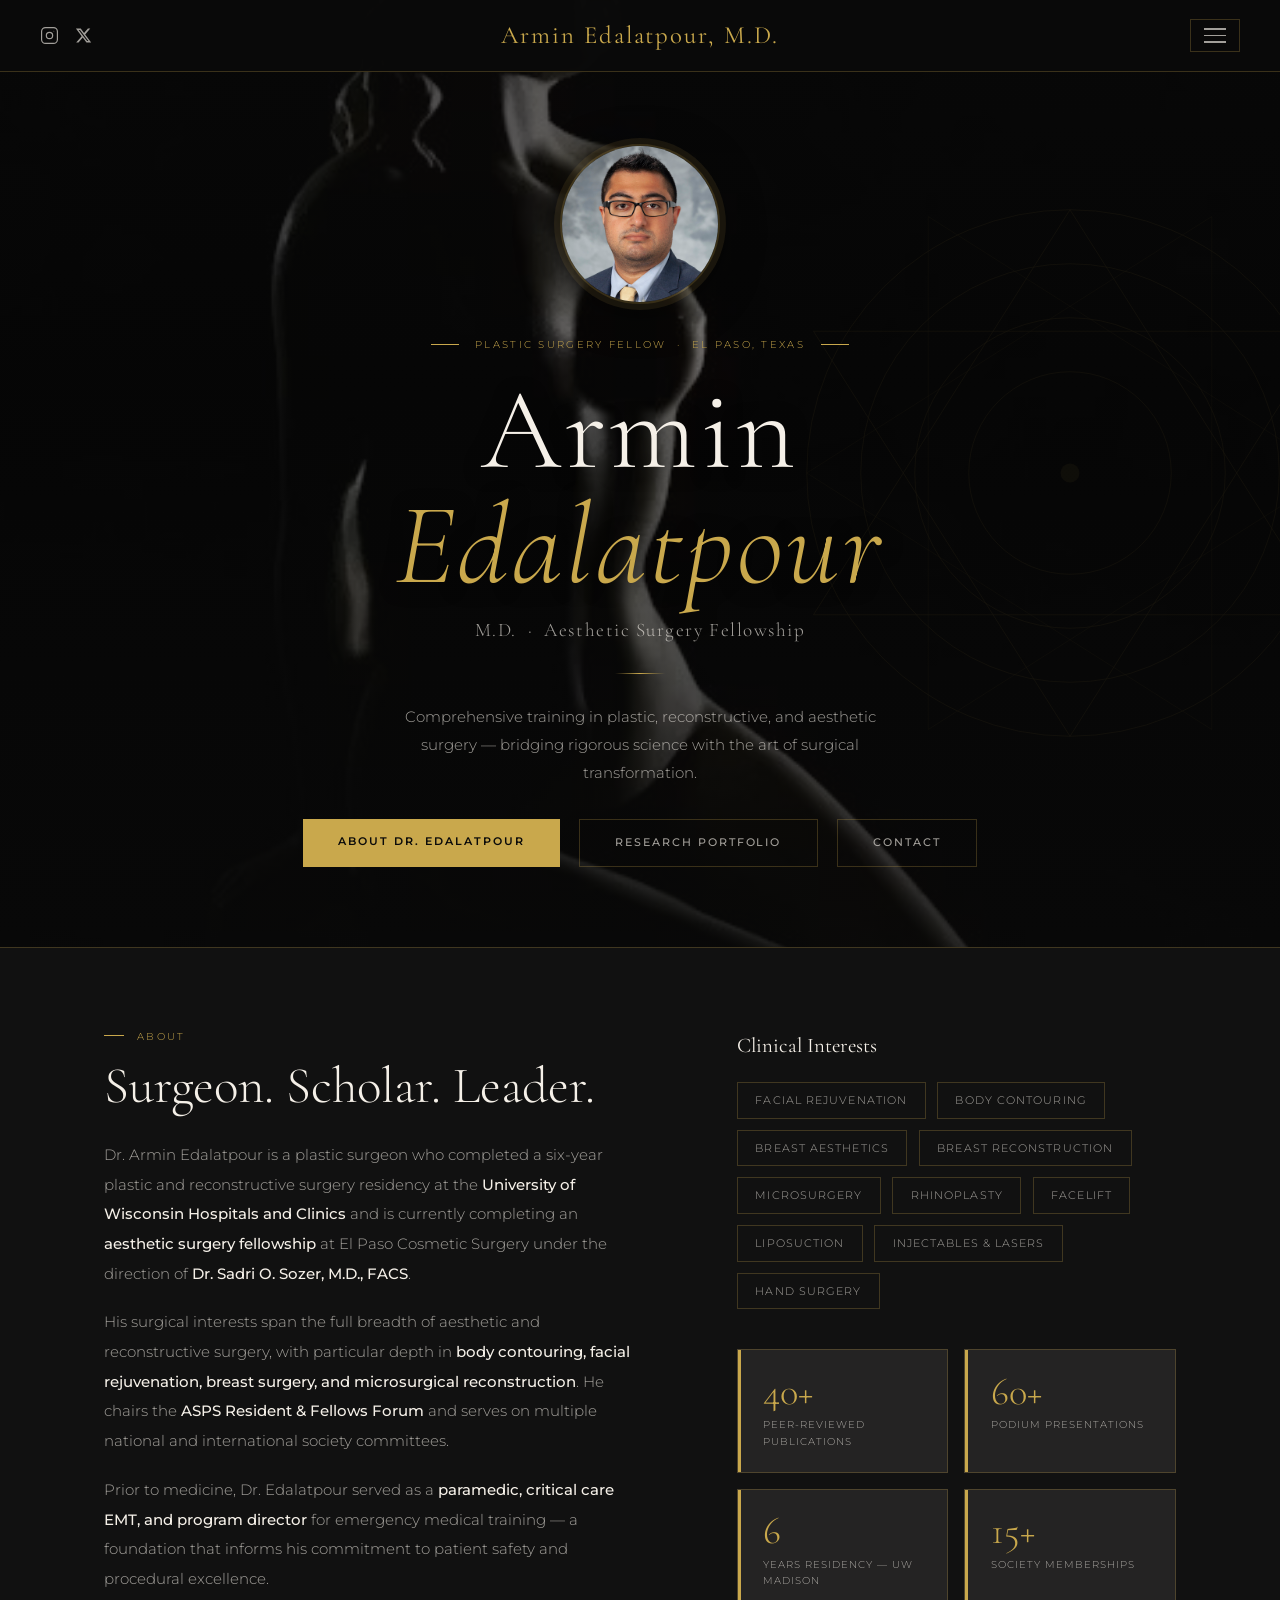
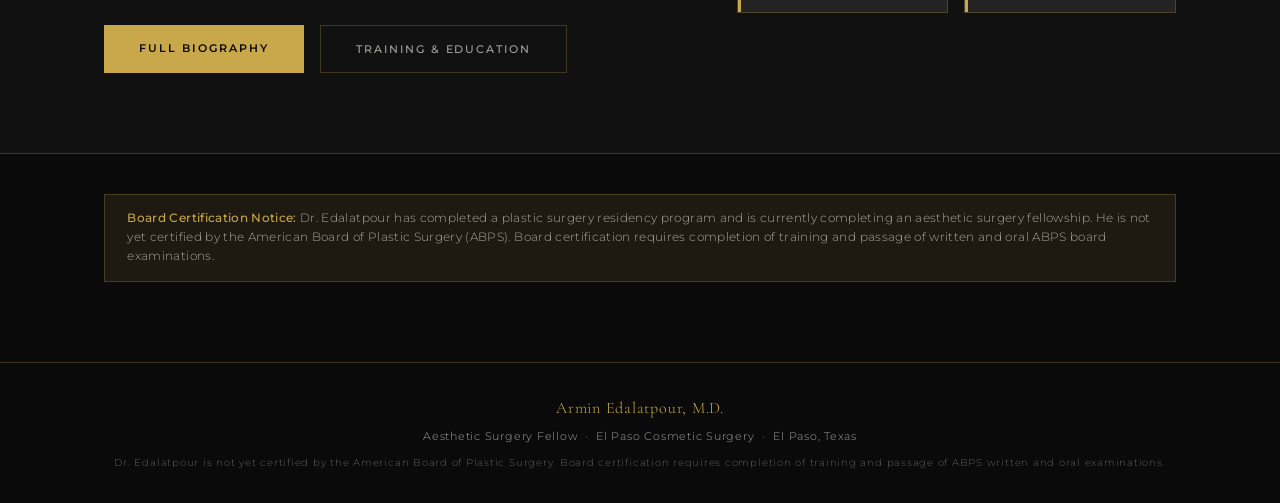
<file: index.html>
<!DOCTYPE html>
<html lang="en">
<head>
  <meta charset="UTF-8" />
  <meta name="viewport" content="width=device-width, initial-scale=1.0" />
  <title>Armin Edalatpour, M.D. | Plastic Surgery Fellow</title>
  <link rel="preconnect" href="https://fonts.googleapis.com" />
  <link rel="preconnect" href="https://fonts.gstatic.com" crossorigin />
  <link href="https://fonts.googleapis.com/css2?family=Cormorant+Garamond:ital,wght@0,300;0,400;0,600;1,300;1,400&family=Montserrat:wght@300;400;500;600&display=swap" rel="stylesheet" />
  <link rel="stylesheet" href="style.css" />
  <style>
    body { overflow-x: hidden; }

    /* ── HERO ───────────────────────────────────────────────── */
    .hero {
      min-height: 100vh;
      display: flex; flex-direction: column; align-items: center; justify-content: center;
      position: relative; overflow: hidden;
      padding: 9rem 4rem 5rem;
      text-align: center;
    }
    /* Background image */
    .hero-bg {
      position: absolute; inset: 0; z-index: 0;
      background: url('hero-bg.jpg') center center / cover no-repeat;
    }
    .hero-bg::after {
      content: '';
      position: absolute; inset: 0;
      background: linear-gradient(
        to bottom,
        rgba(10,10,10,0.72) 0%,
        rgba(10,10,10,0.55) 40%,
        rgba(10,10,10,0.78) 100%
      );
    }
    /* Persian ornament */
    .ornament {
      position: absolute; right: -60px; top: 50%; transform: translateY(-50%);
      width: 540px; height: 540px; opacity: 0.08; pointer-events: none; z-index: 1;
    }
    /* Photo */
    .hero-photo-wrap { position: relative; z-index: 2; margin-bottom: 2rem; }
    .hero-photo {
      width: 160px; height: 160px; border-radius: 50%;
      object-fit: cover; object-position: center top;
      border: 2px solid var(--gold-border);
      box-shadow: 0 0 0 6px rgba(201,168,76,0.1), 0 8px 40px rgba(0,0,0,0.5);
      display: block;
    }
    /* Name */
    .hero-content { position: relative; z-index: 2; display: flex; flex-direction: column; align-items: center; max-width: 860px; }
    .hero-eyebrow {
      font-size: 0.65rem; letter-spacing: 0.22em; text-transform: uppercase;
      color: var(--gold); margin-bottom: 1.2rem;
      display: flex; align-items: center; gap: 1rem;
    }
    .hero-eyebrow::before, .hero-eyebrow::after { content: ''; width: 28px; height: 1px; background: var(--gold); }
    .hero-name {
      font-family: var(--serif);
      font-size: clamp(4.5rem, 9vw, 8.5rem);
      font-weight: 300; line-height: 1.0; letter-spacing: 0.03em;
      color: var(--white); margin-bottom: 0.2rem;
      text-shadow: 0 2px 20px rgba(0,0,0,0.6);
    }
    .hero-name em { font-style: italic; color: var(--gold); display: block; }
    .hero-credential {
      font-family: var(--serif); font-size: 1.2rem; font-weight: 300;
      color: var(--white-dim); letter-spacing: 0.08em; margin: 0.5rem 0 1.6rem;
    }
    .hero-divider {
      width: 50px; height: 1px;
      background: linear-gradient(90deg, transparent, var(--gold), transparent);
      margin: 0 auto 1.8rem;
    }

    /* ── ABOUT STRIP ─────────────────────────────────────────── */
    .home-about {
      background: var(--black-soft);
      border-top: 1px solid var(--gold-border);
      border-bottom: 1px solid var(--gold-border);
    }
    .home-about-inner {
      max-width: 1200px; margin: 0 auto; padding: 5rem 4rem;
      display: grid; grid-template-columns: 1.1fr 0.9fr; gap: 6rem; align-items: start;
    }
    .home-bio p { font-size: 0.95rem; color: var(--white-dim); line-height: 1.95; margin-bottom: 1.2rem; }
    .home-bio p strong { color: var(--white); font-weight: 500; }
    .home-bio-cta { margin-top: 2rem; display: flex; gap: 1rem; flex-wrap: wrap; }
    .interests-block h3 { font-family: var(--serif); font-size: 1.3rem; font-weight: 400; color: var(--white); margin-bottom: 1.2rem; }
    .tags { display: flex; flex-wrap: wrap; gap: 0.7rem; margin-bottom: 2.5rem; }
    .tag { border: 1px solid var(--gold-border); padding: 0.5rem 1.1rem; font-size: 0.68rem; letter-spacing: 0.1em; text-transform: uppercase; color: var(--white-dim); }
    .stats-mini { display: grid; grid-template-columns: 1fr 1fr; gap: 1rem; }
    .stat-mini { border: 1px solid var(--gold-border); padding: 1.4rem 1.6rem; background: var(--white-faint); position: relative; }
    .stat-mini::before { content: ''; position: absolute; top: 0; left: 0; width: 3px; height: 100%; background: var(--gold); }
    .stat-mini-n { font-family: var(--serif); font-size: 2.4rem; font-weight: 300; color: var(--gold); line-height: 1; }
    .stat-mini-l { font-size: 0.62rem; letter-spacing: 0.1em; text-transform: uppercase; color: var(--white-dim); margin-top: 0.3rem; }
    .home-abps { max-width: 1200px; margin: 0 auto; padding: 2.5rem 4rem; }

    @media (max-width: 900px) {
      .hero { padding: 7rem 1.5rem 4rem; }
      .home-about-inner { grid-template-columns: 1fr; gap: 3rem; padding: 3rem 1.5rem; }
      .home-abps { padding: 2rem 1.5rem; }
      .ornament { display: none; }
    }
  </style>
</head>
<body>

<!-- ── SHARED NAV ─────────────────────────────────────────── -->
<nav class="site-nav">
  <div class="nav-left">
    <a class="nav-social-link" href="https://www.instagram.com/arminedalatpourmd/" target="_blank" rel="noopener" aria-label="Instagram">
      <svg width="19" height="19" viewBox="0 0 24 24" fill="none" stroke="currentColor" stroke-width="1.5" stroke-linecap="round" stroke-linejoin="round">
        <rect x="2" y="2" width="20" height="20" rx="5" ry="5"/><circle cx="12" cy="12" r="4"/>
        <circle cx="17.5" cy="6.5" r="0.5" fill="currentColor" stroke="none"/>
      </svg>
    </a>
    <a class="nav-social-link" href="https://www.twitter.com/arminaps" target="_blank" rel="noopener" aria-label="X / Twitter">
      <svg width="17" height="17" viewBox="0 0 24 24" fill="currentColor">
        <path d="M18.244 2.25h3.308l-7.227 8.26 8.502 11.24H16.17l-5.214-6.817L4.99 21.75H1.68l7.73-8.835L1.254 2.25H8.08l4.713 6.231zm-1.161 17.52h1.833L7.084 4.126H5.117z"/>
      </svg>
    </a>
  </div>
  <div class="nav-center">
    <div class="nav-name"><a href="index.html">Armin Edalatpour, M.D.</a></div>
  </div>
  <div class="nav-right">
    <button class="hamburger" id="menuBtn" aria-label="Open menu">
      <span></span><span></span><span></span>
    </button>
    <div class="nav-dropdown" id="navDropdown">
      <a href="index.html" class="active">Home</a>
      <a href="about.html">About</a>
      <a href="training.html">Training</a>
      <a href="research.html">Research</a>
      <a href="honors.html">Honors &amp; Societies</a>
      <a href="contact.html">Contact</a>
    </div>
  </div>
</nav>

<!-- ── HERO ─────────────────────────────────────────────────── -->
<div class="hero">
  <div class="hero-bg"></div>
  <svg class="ornament" viewBox="0 0 400 400" fill="none" xmlns="http://www.w3.org/2000/svg">
    <circle cx="200" cy="200" r="195" stroke="#c9a84c" stroke-width="0.5"/>
    <circle cx="200" cy="200" r="155" stroke="#c9a84c" stroke-width="0.5"/>
    <circle cx="200" cy="200" r="115" stroke="#c9a84c" stroke-width="0.5"/>
    <circle cx="200" cy="200" r="75" stroke="#c9a84c" stroke-width="0.5"/>
    <polygon points="200,5 390,305 10,305" stroke="#c9a84c" stroke-width="0.5" fill="none"/>
    <polygon points="200,395 10,95 390,95" stroke="#c9a84c" stroke-width="0.5" fill="none"/>
    <polygon points="5,200 305,10 305,390" stroke="#c9a84c" stroke-width="0.3" fill="none"/>
    <polygon points="395,200 95,10 95,390" stroke="#c9a84c" stroke-width="0.3" fill="none"/>
    <circle cx="200" cy="200" r="7" fill="#c9a84c" opacity="0.6"/>
  </svg>

  <div class="hero-photo-wrap">
    <img class="hero-photo" src="Professional_Picture_UW.jpg" alt="Armin Edalatpour, M.D." />
  </div>
  <div class="hero-content">
    <div class="hero-eyebrow">Plastic Surgery Fellow &nbsp;·&nbsp; El Paso, Texas</div>
    <h1 class="hero-name">Armin<em>Edalatpour</em></h1>
    <p class="hero-credential">M.D. &nbsp;·&nbsp; Aesthetic Surgery Fellowship</p>
    <div class="hero-divider"></div>
    <p style="font-size:0.95rem;color:var(--white-dim);max-width:520px;line-height:1.85;margin-bottom:2rem;">
      Comprehensive training in plastic, reconstructive, and aesthetic surgery —
      bridging rigorous science with the art of surgical transformation.
    </p>
    <div style="display:flex;gap:1.2rem;flex-wrap:wrap;justify-content:center;">
      <a class="btn-primary" href="about.html">About Dr. Edalatpour</a>
      <a class="btn-ghost" href="research.html">Research Portfolio</a>
      <a class="btn-ghost" href="contact.html">Contact</a>
    </div>
  </div>
</div>

<!-- ── ABOUT STRIP ──────────────────────────────────────────── -->
<div class="home-about">
  <div class="home-about-inner">
    <div class="home-bio">
      <div class="section-label">About</div>
      <h2 class="section-title" style="margin-bottom:1.5rem;">Surgeon. Scholar. Leader.</h2>
      <p>Dr. Armin Edalatpour is a plastic surgeon who completed a six-year plastic and reconstructive surgery residency at the <strong>University of Wisconsin Hospitals and Clinics</strong> and is currently completing an <strong>aesthetic surgery fellowship</strong> at El Paso Cosmetic Surgery under the direction of <strong>Dr. Sadri O. Sozer, M.D., FACS</strong>.</p>
      <p>His surgical interests span the full breadth of aesthetic and reconstructive surgery, with particular depth in <strong>body contouring, facial rejuvenation, breast surgery, and microsurgical reconstruction</strong>. He chairs the <strong>ASPS Resident &amp; Fellows Forum</strong> and serves on multiple national and international society committees.</p>
      <p>Prior to medicine, Dr. Edalatpour served as a <strong>paramedic, critical care EMT, and program director</strong> for emergency medical training — a foundation that informs his commitment to patient safety and procedural excellence.</p>
      <div class="home-bio-cta">
        <a class="btn-primary" href="about.html">Full Biography</a>
        <a class="btn-ghost" href="training.html">Training &amp; Education</a>
      </div>
    </div>
    <div>
      <div class="interests-block">
        <h3>Clinical Interests</h3>
        <div class="tags">
          <span class="tag">Facial Rejuvenation</span><span class="tag">Body Contouring</span>
          <span class="tag">Breast Aesthetics</span><span class="tag">Breast Reconstruction</span>
          <span class="tag">Microsurgery</span><span class="tag">Rhinoplasty</span>
          <span class="tag">Facelift</span><span class="tag">Liposuction</span>
          <span class="tag">Injectables &amp; Lasers</span><span class="tag">Hand Surgery</span>
        </div>
      </div>
      <div class="stats-mini">
        <div class="stat-mini"><div class="stat-mini-n">40+</div><div class="stat-mini-l">Peer-Reviewed Publications</div></div>
        <div class="stat-mini"><div class="stat-mini-n">60+</div><div class="stat-mini-l">Podium Presentations</div></div>
        <div class="stat-mini"><div class="stat-mini-n">6</div><div class="stat-mini-l">Years Residency — UW Madison</div></div>
        <div class="stat-mini"><div class="stat-mini-n">15+</div><div class="stat-mini-l">Society Memberships</div></div>
      </div>
    </div>
  </div>
</div>

<div class="home-abps">
  <div class="abps-notice" style="max-width:100%;">
    <strong>Board Certification Notice:</strong> Dr. Edalatpour has completed a plastic surgery residency program and is currently completing an aesthetic surgery fellowship. He is not yet certified by the American Board of Plastic Surgery (ABPS). Board certification requires completion of training and passage of written and oral ABPS board examinations.
  </div>
</div>

<footer>
  <div class="footer-name">Armin Edalatpour, M.D.</div>
  <p>Aesthetic Surgery Fellow &nbsp;·&nbsp; El Paso Cosmetic Surgery &nbsp;·&nbsp; El Paso, Texas</p>
  <p class="footer-disclaimer">Dr. Edalatpour is not yet certified by the American Board of Plastic Surgery. Board certification requires completion of training and passage of ABPS written and oral examinations.</p>
</footer>

<script>
  const btn = document.getElementById('menuBtn');
  const drop = document.getElementById('navDropdown');
  btn.addEventListener('click', (e) => { e.stopPropagation(); drop.classList.toggle('open'); });
  document.addEventListener('click', () => drop.classList.remove('open'));
</script>
</body>
</html>
</file>
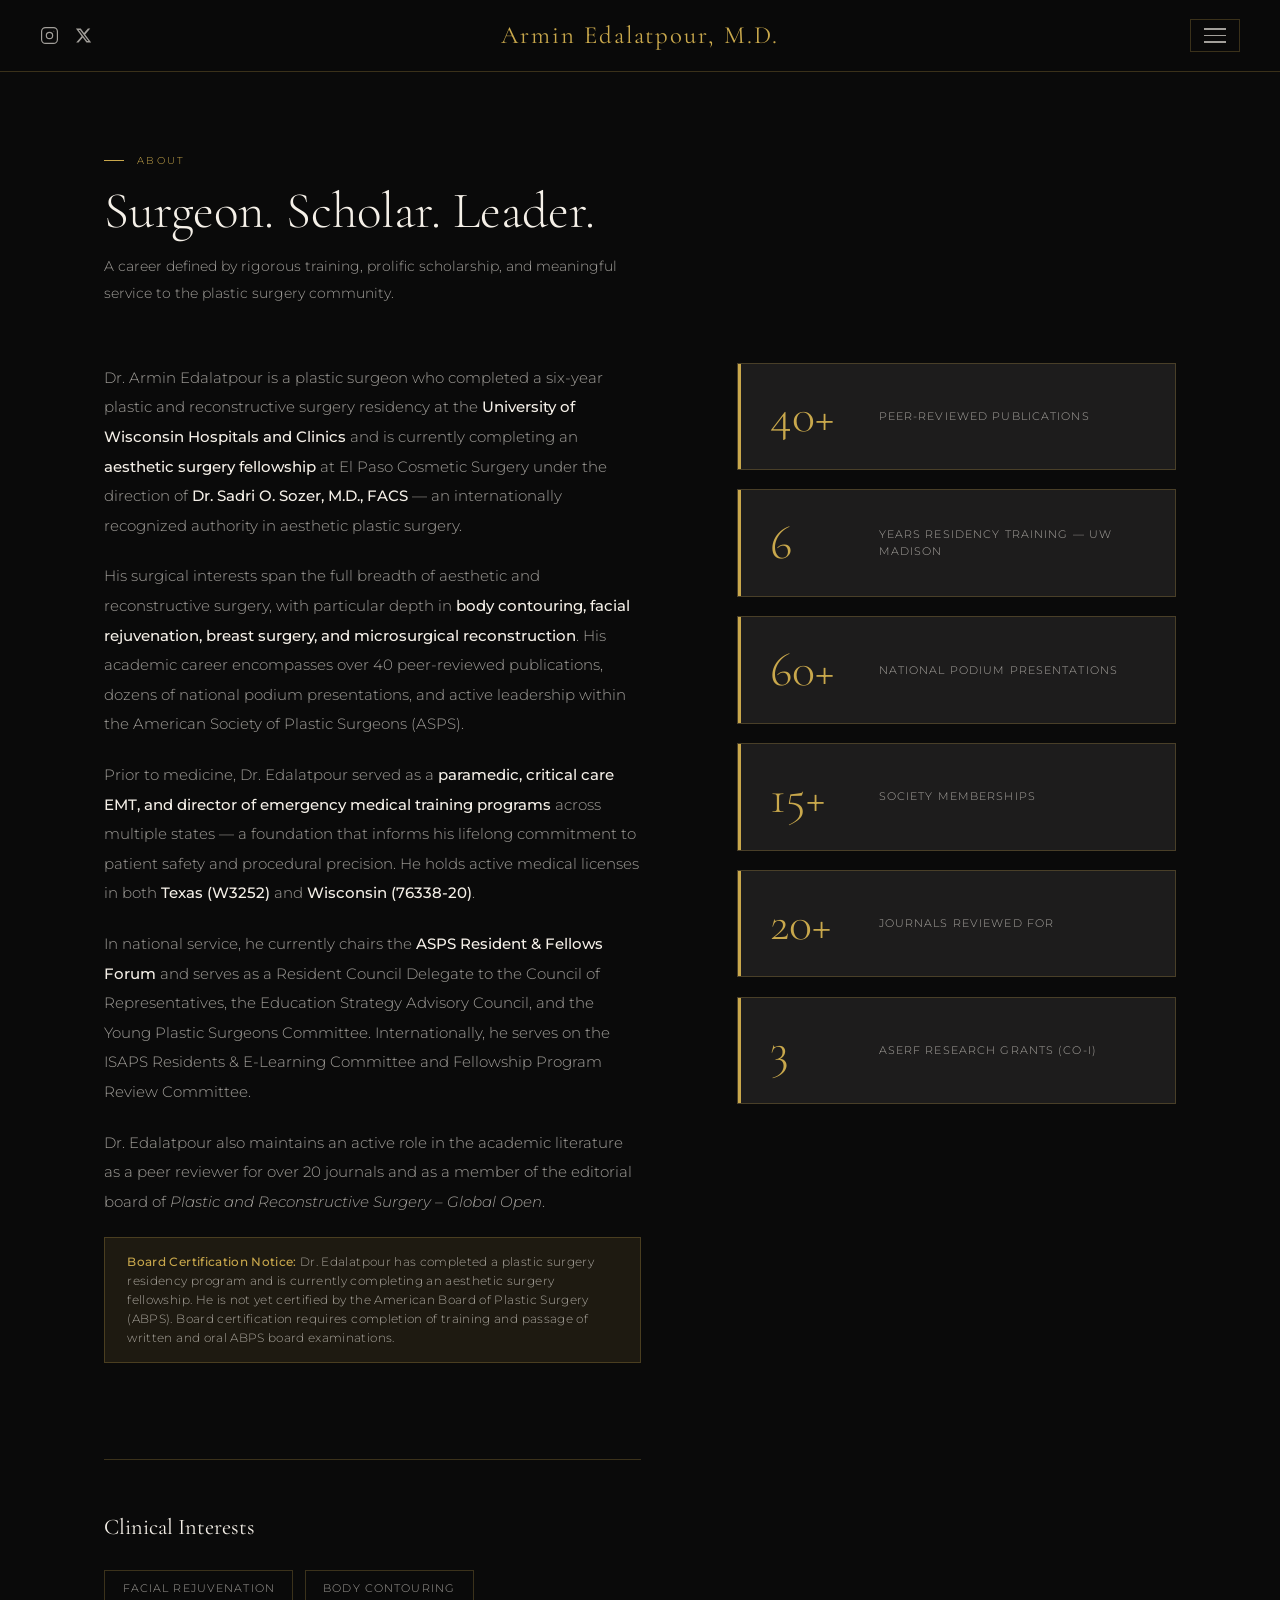
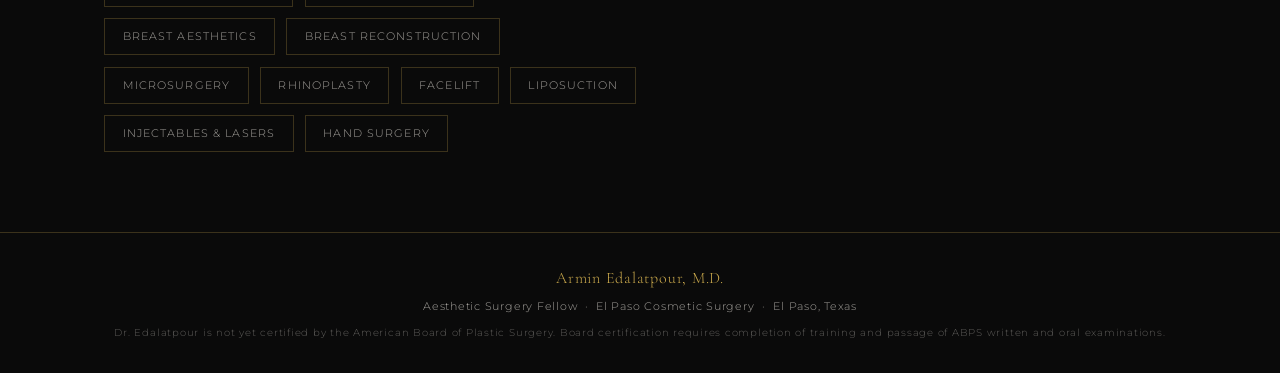
<file: about.html>
<!DOCTYPE html>
<html lang="en">
<head>
  <meta charset="UTF-8" />
  <meta name="viewport" content="width=device-width, initial-scale=1.0" />
  <title>About | Armin Edalatpour, M.D.</title>
  <link rel="preconnect" href="https://fonts.googleapis.com" />
  <link rel="preconnect" href="https://fonts.gstatic.com" crossorigin />
  <link href="https://fonts.googleapis.com/css2?family=Cormorant+Garamond:ital,wght@0,300;0,400;0,600;1,300;1,400&family=Montserrat:wght@300;400;500;600&display=swap" rel="stylesheet" />
  <link rel="stylesheet" href="style.css" />
  <style>
    .about-grid {
      display: grid;
      grid-template-columns: 1.1fr 0.9fr;
      gap: 6rem;
      align-items: start;
    }
    .about-bio p {
      font-size: 0.95rem; color: var(--white-dim);
      line-height: 1.95; margin-bottom: 1.3rem;
    }
    .about-bio p strong { color: var(--white); font-weight: 500; }

    .stats-block { display: flex; flex-direction: column; gap: 1.2rem; }
    .stat-card {
      border: 1px solid var(--gold-border);
      padding: 1.8rem 2rem;
      background: var(--white-faint);
      position: relative; overflow: hidden;
      display: flex; align-items: center; gap: 1.8rem;
    }
    .stat-card::before {
      content: '';
      position: absolute; top: 0; left: 0;
      width: 3px; height: 100%; background: var(--gold);
    }
    .stat-number {
      font-family: var(--serif);
      font-size: 3rem; font-weight: 300;
      color: var(--gold); line-height: 1; min-width: 80px;
    }
    .stat-label {
      font-size: 0.7rem; letter-spacing: 0.1em;
      text-transform: uppercase; color: var(--white-dim);
      line-height: 1.5;
    }

    .interests {
      margin-top: 3.5rem;
      border-top: 1px solid var(--gold-border);
      padding-top: 3rem;
    }
    .interests h3 {
      font-family: var(--serif); font-size: 1.4rem; font-weight: 400;
      color: var(--white); margin-bottom: 1.5rem;
    }
    .interest-tags {
      display: flex; flex-wrap: wrap; gap: 0.7rem;
    }
    .tag {
      border: 1px solid var(--gold-border);
      padding: 0.5rem 1.1rem;
      font-size: 0.7rem; letter-spacing: 0.1em;
      text-transform: uppercase; color: var(--white-dim);
    }

    @media (max-width: 900px) {
      .about-grid { grid-template-columns: 1fr; gap: 3rem; }
    }
  </style>
</head>
<body>

<nav class="site-nav">
  <div class="nav-left">
    <a class="nav-social-link" href="https://www.instagram.com/arminedalatpourmd/" target="_blank" rel="noopener" aria-label="Instagram">
      <svg width="19" height="19" viewBox="0 0 24 24" fill="none" stroke="currentColor" stroke-width="1.5" stroke-linecap="round" stroke-linejoin="round">
        <rect x="2" y="2" width="20" height="20" rx="5" ry="5"/><circle cx="12" cy="12" r="4"/>
        <circle cx="17.5" cy="6.5" r="0.5" fill="currentColor" stroke="none"/>
      </svg>
    </a>
    <a class="nav-social-link" href="https://www.twitter.com/arminaps" target="_blank" rel="noopener" aria-label="X / Twitter">
      <svg width="17" height="17" viewBox="0 0 24 24" fill="currentColor">
        <path d="M18.244 2.25h3.308l-7.227 8.26 8.502 11.24H16.17l-5.214-6.817L4.99 21.75H1.68l7.73-8.835L1.254 2.25H8.08l4.713 6.231zm-1.161 17.52h1.833L7.084 4.126H5.117z"/>
      </svg>
    </a>
  </div>
  <div class="nav-center">
    <div class="nav-name"><a href="index.html">Armin Edalatpour, M.D.</a></div>
  </div>
  <div class="nav-right">
    <button class="hamburger" id="menuBtn" aria-label="Open menu">
      <span></span><span></span><span></span>
    </button>
    <div class="nav-dropdown" id="navDropdown">
      <a href="index.html">Home</a>
      <a href="about.html" class="active">About</a>
      <a href="training.html">Training</a>
      <a href="research.html">Research</a>
      <a href="honors.html">Honors &amp; Societies</a>
      <a href="contact.html">Contact</a>
    </div>
  </div>
</nav>



<div class="page">
  <div class="inner">

    <div class="section-label">About</div>
    <h1 class="section-title">Surgeon. Scholar. Leader.</h1>
    <p class="section-sub">A career defined by rigorous training, prolific scholarship, and meaningful service to the plastic surgery community.</p>

    <div class="about-grid">
      <div class="about-bio">
        <p>
          Dr. Armin Edalatpour is a plastic surgeon who completed a six-year plastic and reconstructive surgery residency at the <strong>University of Wisconsin Hospitals and Clinics</strong> and is currently completing an <strong>aesthetic surgery fellowship</strong> at El Paso Cosmetic Surgery under the direction of <strong>Dr. Sadri O. Sozer, M.D., FACS</strong> — an internationally recognized authority in aesthetic plastic surgery.
        </p>
        <p>
          His surgical interests span the full breadth of aesthetic and reconstructive surgery, with particular depth in <strong>body contouring, facial rejuvenation, breast surgery, and microsurgical reconstruction</strong>. His academic career encompasses over 40 peer-reviewed publications, dozens of national podium presentations, and active leadership within the American Society of Plastic Surgeons (ASPS).
        </p>
        <p>
          Prior to medicine, Dr. Edalatpour served as a <strong>paramedic, critical care EMT, and director of emergency medical training programs</strong> across multiple states — a foundation that informs his lifelong commitment to patient safety and procedural precision. He holds active medical licenses in both <strong>Texas (W3252)</strong> and <strong>Wisconsin (76338-20)</strong>.
        </p>
        <p>
          In national service, he currently chairs the <strong>ASPS Resident &amp; Fellows Forum</strong> and serves as a Resident Council Delegate to the Council of Representatives, the Education Strategy Advisory Council, and the Young Plastic Surgeons Committee. Internationally, he serves on the ISAPS Residents &amp; E-Learning Committee and Fellowship Program Review Committee.
        </p>
        <p>
          Dr. Edalatpour also maintains an active role in the academic literature as a peer reviewer for over 20 journals and as a member of the editorial board of <em>Plastic and Reconstructive Surgery – Global Open</em>.
        </p>

        <div class="abps-notice">
          <strong>Board Certification Notice:</strong> Dr. Edalatpour has completed a plastic surgery residency program and is currently completing an aesthetic surgery fellowship. He is not yet certified by the American Board of Plastic Surgery (ABPS). Board certification requires completion of training and passage of written and oral ABPS board examinations.
        </div>

        <div class="interests">
          <h3>Clinical Interests</h3>
          <div class="interest-tags">
            <span class="tag">Facial Rejuvenation</span>
            <span class="tag">Body Contouring</span>
            <span class="tag">Breast Aesthetics</span>
            <span class="tag">Breast Reconstruction</span>
            <span class="tag">Microsurgery</span>
            <span class="tag">Rhinoplasty</span>
            <span class="tag">Facelift</span>
            <span class="tag">Liposuction</span>
            <span class="tag">Injectables &amp; Lasers</span>
            <span class="tag">Hand Surgery</span>
          </div>
        </div>
      </div>

      <div class="stats-block">
        <div class="stat-card">
          <div class="stat-number">40+</div>
          <div class="stat-label">Peer-Reviewed Publications</div>
        </div>
        <div class="stat-card">
          <div class="stat-number">6</div>
          <div class="stat-label">Years Residency Training — UW Madison</div>
        </div>
        <div class="stat-card">
          <div class="stat-number">60+</div>
          <div class="stat-label">National Podium Presentations</div>
        </div>
        <div class="stat-card">
          <div class="stat-number">15+</div>
          <div class="stat-label">Society Memberships</div>
        </div>
        <div class="stat-card">
          <div class="stat-number">20+</div>
          <div class="stat-label">Journals Reviewed For</div>
        </div>
        <div class="stat-card">
          <div class="stat-number">3</div>
          <div class="stat-label">ASERF Research Grants (Co-I)</div>
        </div>
      </div>
    </div>

  </div>
</div>

<footer>
  <div class="footer-name">Armin Edalatpour, M.D.</div>
  <p>Aesthetic Surgery Fellow &nbsp;·&nbsp; El Paso Cosmetic Surgery &nbsp;·&nbsp; El Paso, Texas</p>
  <p class="footer-disclaimer">Dr. Edalatpour is not yet certified by the American Board of Plastic Surgery. Board certification requires completion of training and passage of ABPS written and oral examinations.</p>
</footer>

<script>
  const btn = document.getElementById('menuBtn');
  const drop = document.getElementById('navDropdown');
  btn.addEventListener('click', (e) => { e.stopPropagation(); drop.classList.toggle('open'); });
  document.addEventListener('click', () => drop.classList.remove('open'));
</script>
</body>
</html>
</file>
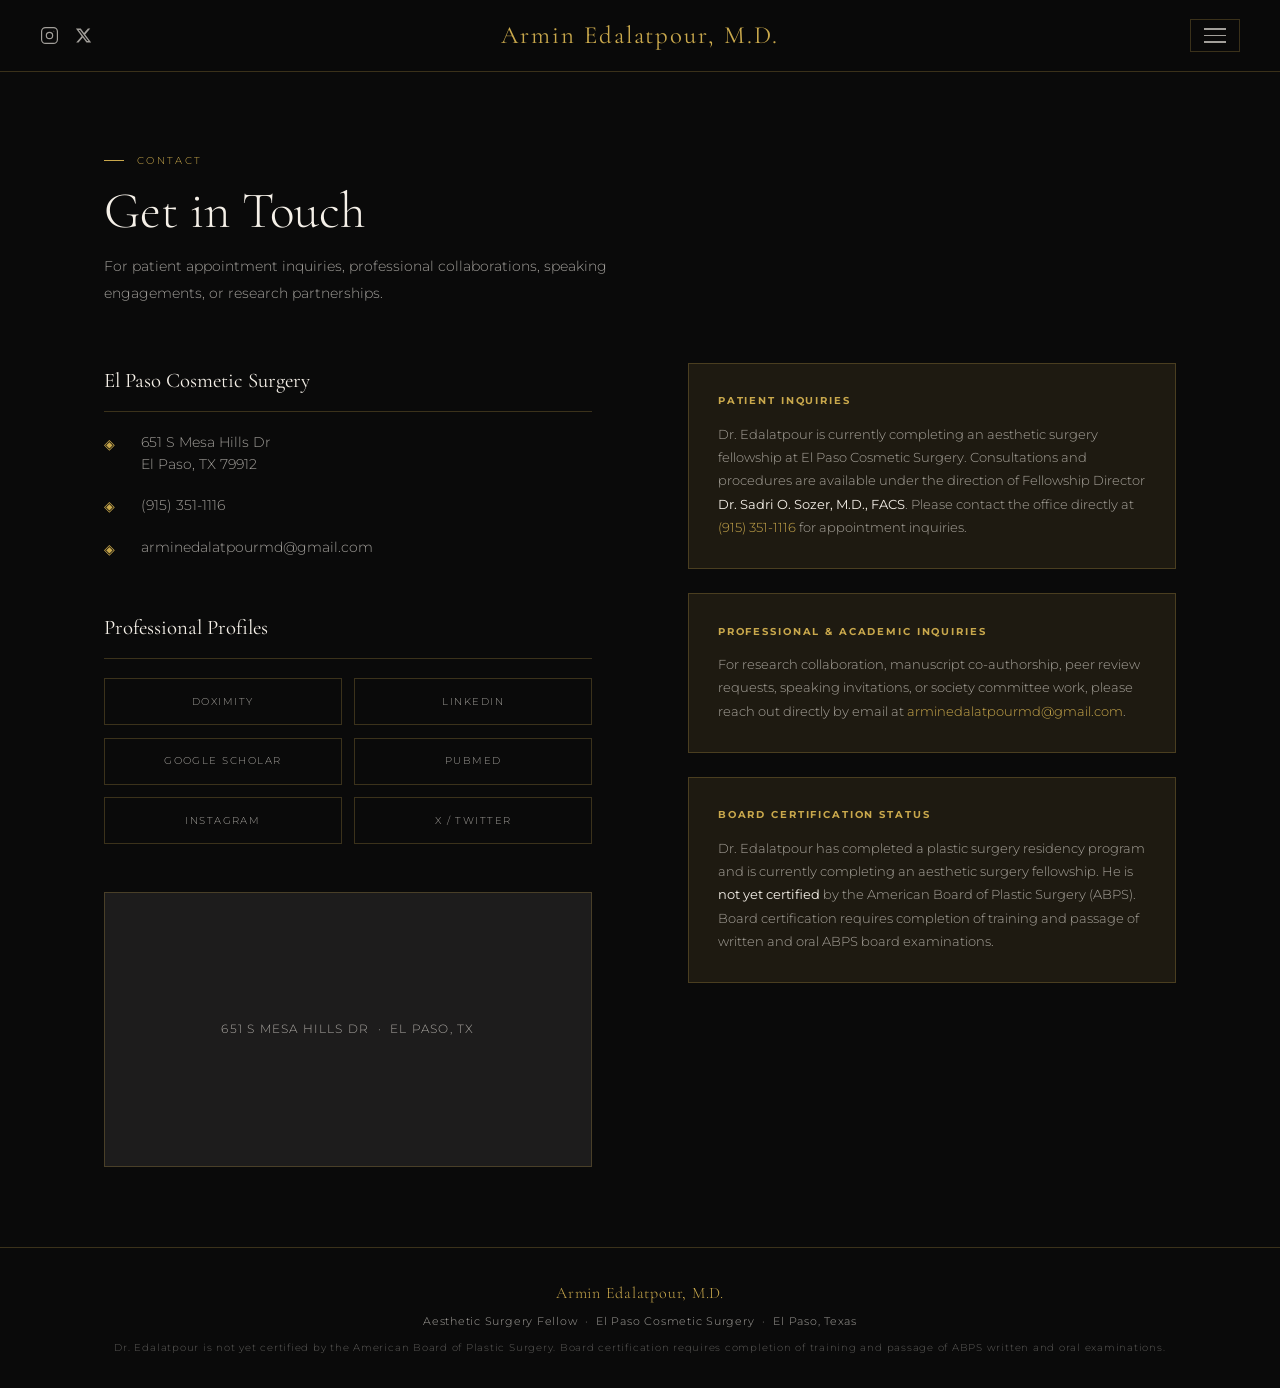
<file: contact.html>
<!DOCTYPE html>
<html lang="en">
<head>
  <meta charset="UTF-8" />
  <meta name="viewport" content="width=device-width, initial-scale=1.0" />
  <title>Contact | Armin Edalatpour, M.D.</title>
  <link rel="preconnect" href="https://fonts.googleapis.com" />
  <link rel="preconnect" href="https://fonts.gstatic.com" crossorigin />
  <link href="https://fonts.googleapis.com/css2?family=Cormorant+Garamond:ital,wght@0,300;0,400;0,600;1,300;1,400&family=Montserrat:wght@300;400;500;600&display=swap" rel="stylesheet" />
  <link rel="stylesheet" href="style.css" />
  <style>
    .contact-layout {
      display: grid;
      grid-template-columns: 1fr 1fr;
      gap: 6rem;
      align-items: start;
    }
    .contact-block { margin-bottom: 3rem; }
    .contact-block h3 {
      font-family: var(--serif); font-size: 1.3rem; font-weight: 400;
      color: var(--white); margin-bottom: 1.2rem;
      padding-bottom: 0.8rem; border-bottom: 1px solid var(--gold-border);
    }
    .contact-row {
      display: flex; gap: 1.2rem; align-items: flex-start;
      margin-bottom: 1.1rem;
    }
    .contact-icon { color: var(--gold); min-width: 18px; font-size: 0.9rem; padding-top: 0.05rem; }
    .contact-text { font-size: 0.88rem; color: var(--white-dim); line-height: 1.6; }
    .contact-text a { color: var(--white-dim); }
    .contact-text a:hover { color: var(--gold); }

    /* Social buttons */
    .social-grid {
      display: grid; grid-template-columns: 1fr 1fr;
      gap: 0.8rem; margin-top: 0.5rem;
    }
    .social-btn {
      border: 1px solid var(--gold-border); padding: 0.85rem 1.2rem;
      font-size: 0.65rem; letter-spacing: 0.14em; text-transform: uppercase;
      color: var(--white-dim); display: flex; align-items: center; justify-content: center;
      gap: 0.5rem; transition: all 0.2s;
    }
    .social-btn:hover { border-color: var(--gold); color: var(--gold); }

    /* Notice cards */
    .notice-card {
      background: var(--gold-faint);
      border: 1px solid var(--gold-border);
      padding: 1.8rem;
      margin-bottom: 1.5rem;
    }
    .notice-card h4 {
      font-size: 0.65rem; letter-spacing: 0.18em; text-transform: uppercase;
      color: var(--gold); margin-bottom: 0.8rem;
    }
    .notice-card p {
      font-size: 0.83rem; color: var(--white-dim); line-height: 1.75;
    }
    .notice-card p strong { color: var(--white); font-weight: 400; }

    /* Map placeholder */
    .map-block {
      border: 1px solid var(--gold-border);
      background: var(--white-faint);
      aspect-ratio: 16/9;
      display: flex; align-items: center; justify-content: center;
      margin-top: 2rem;
      font-size: 0.75rem; color: var(--white-dim);
      letter-spacing: 0.1em; text-transform: uppercase;
    }

    @media (max-width: 900px) {
      .contact-layout { grid-template-columns: 1fr; gap: 3rem; }
      .social-grid { grid-template-columns: 1fr; }
    }
  </style>
</head>
<body>

<nav class="site-nav">
  <div class="nav-left">
    <a class="nav-social-link" href="https://www.instagram.com/arminedalatpourmd/" target="_blank" rel="noopener" aria-label="Instagram">
      <svg width="19" height="19" viewBox="0 0 24 24" fill="none" stroke="currentColor" stroke-width="1.5" stroke-linecap="round" stroke-linejoin="round">
        <rect x="2" y="2" width="20" height="20" rx="5" ry="5"/><circle cx="12" cy="12" r="4"/>
        <circle cx="17.5" cy="6.5" r="0.5" fill="currentColor" stroke="none"/>
      </svg>
    </a>
    <a class="nav-social-link" href="https://www.twitter.com/arminaps" target="_blank" rel="noopener" aria-label="X / Twitter">
      <svg width="17" height="17" viewBox="0 0 24 24" fill="currentColor">
        <path d="M18.244 2.25h3.308l-7.227 8.26 8.502 11.24H16.17l-5.214-6.817L4.99 21.75H1.68l7.73-8.835L1.254 2.25H8.08l4.713 6.231zm-1.161 17.52h1.833L7.084 4.126H5.117z"/>
      </svg>
    </a>
  </div>
  <div class="nav-center">
    <div class="nav-name"><a href="index.html">Armin Edalatpour, M.D.</a></div>
  </div>
  <div class="nav-right">
    <button class="hamburger" id="menuBtn" aria-label="Open menu">
      <span></span><span></span><span></span>
    </button>
    <div class="nav-dropdown" id="navDropdown">
      <a href="index.html">Home</a>
      <a href="about.html">About</a>
      <a href="training.html">Training</a>
      <a href="research.html">Research</a>
      <a href="honors.html">Honors &amp; Societies</a>
      <a href="contact.html" class="active">Contact</a>
    </div>
  </div>
</nav>



<div class="page">
  <div class="inner">

    <div class="section-label">Contact</div>
    <h1 class="section-title">Get in Touch</h1>
    <p class="section-sub">For patient appointment inquiries, professional collaborations, speaking engagements, or research partnerships.</p>

    <div class="contact-layout">

      <!-- Left: contact details -->
      <div>
        <div class="contact-block">
          <h3>El Paso Cosmetic Surgery</h3>
          <div class="contact-row">
            <div class="contact-icon">◈</div>
            <div class="contact-text">651 S Mesa Hills Dr<br>El Paso, TX 79912</div>
          </div>
          <div class="contact-row">
            <div class="contact-icon">◈</div>
            <div class="contact-text">
              <a href="tel:9153511116">(915) 351-1116</a>
            </div>
          </div>
          <div class="contact-row">
            <div class="contact-icon">◈</div>
            <div class="contact-text">
              <a href="mailto:arminedalatpourmd@gmail.com">arminedalatpourmd@gmail.com</a>
            </div>
          </div>
        </div>

        <div class="contact-block">
          <h3>Professional Profiles</h3>
          <div class="social-grid">
            <a class="social-btn" href="https://www.doximity.com/pub/armin-edalatpour-md" target="_blank" rel="noopener">Doximity</a>
            <a class="social-btn" href="https://www.linkedin.com/in/armin-edalatpour-a0926157" target="_blank" rel="noopener">LinkedIn</a>
            <a class="social-btn" href="https://scholar.google.com/citations?user=NBZfDrkAAAAJ&hl=en" target="_blank" rel="noopener">Google Scholar</a>
            <a class="social-btn" href="https://www.ncbi.nlm.nih.gov/myncbi/armin.edalatpour.2/bibliography/public/" target="_blank" rel="noopener">PubMed</a>
            <a class="social-btn" href="https://www.instagram.com/arminedalatpourmd/" target="_blank" rel="noopener">Instagram</a>
            <a class="social-btn" href="https://www.twitter.com/arminaps" target="_blank" rel="noopener">X / Twitter</a>
          </div>
        </div>

        <div class="map-block">
          651 S Mesa Hills Dr &nbsp;·&nbsp; El Paso, TX
        </div>
      </div>

      <!-- Right: notice cards -->
      <div>
        <div class="notice-card">
          <h4>Patient Inquiries</h4>
          <p>
            Dr. Edalatpour is currently completing an aesthetic surgery fellowship at El Paso Cosmetic Surgery. Consultations and procedures are available under the direction of Fellowship Director <strong>Dr. Sadri O. Sozer, M.D., FACS</strong>. Please contact the office directly at <a href="tel:9153511116" style="color:var(--gold);">(915) 351-1116</a> for appointment inquiries.
          </p>
        </div>

        <div class="notice-card">
          <h4>Professional &amp; Academic Inquiries</h4>
          <p>
            For research collaboration, manuscript co-authorship, peer review requests, speaking invitations, or society committee work, please reach out directly by email at <a href="mailto:arminedalatpourmd@gmail.com" style="color:var(--gold);">arminedalatpourmd@gmail.com</a>.
          </p>
        </div>

        <div class="notice-card">
          <h4>Board Certification Status</h4>
          <p>
            Dr. Edalatpour has completed a plastic surgery residency program and is currently completing an aesthetic surgery fellowship. He is <strong>not yet certified</strong> by the American Board of Plastic Surgery (ABPS). Board certification requires completion of training and passage of written and oral ABPS board examinations.
          </p>
        </div>
      </div>

    </div>
  </div>
</div>

<footer>
  <div class="footer-name">Armin Edalatpour, M.D.</div>
  <p>Aesthetic Surgery Fellow &nbsp;·&nbsp; El Paso Cosmetic Surgery &nbsp;·&nbsp; El Paso, Texas</p>
  <p class="footer-disclaimer">Dr. Edalatpour is not yet certified by the American Board of Plastic Surgery. Board certification requires completion of training and passage of ABPS written and oral examinations.</p>
</footer>

<script>
  const btn = document.getElementById('menuBtn');
  const drop = document.getElementById('navDropdown');
  btn.addEventListener('click', (e) => { e.stopPropagation(); drop.classList.toggle('open'); });
  document.addEventListener('click', () => drop.classList.remove('open'));
</script>
</body>
</html>
</file>
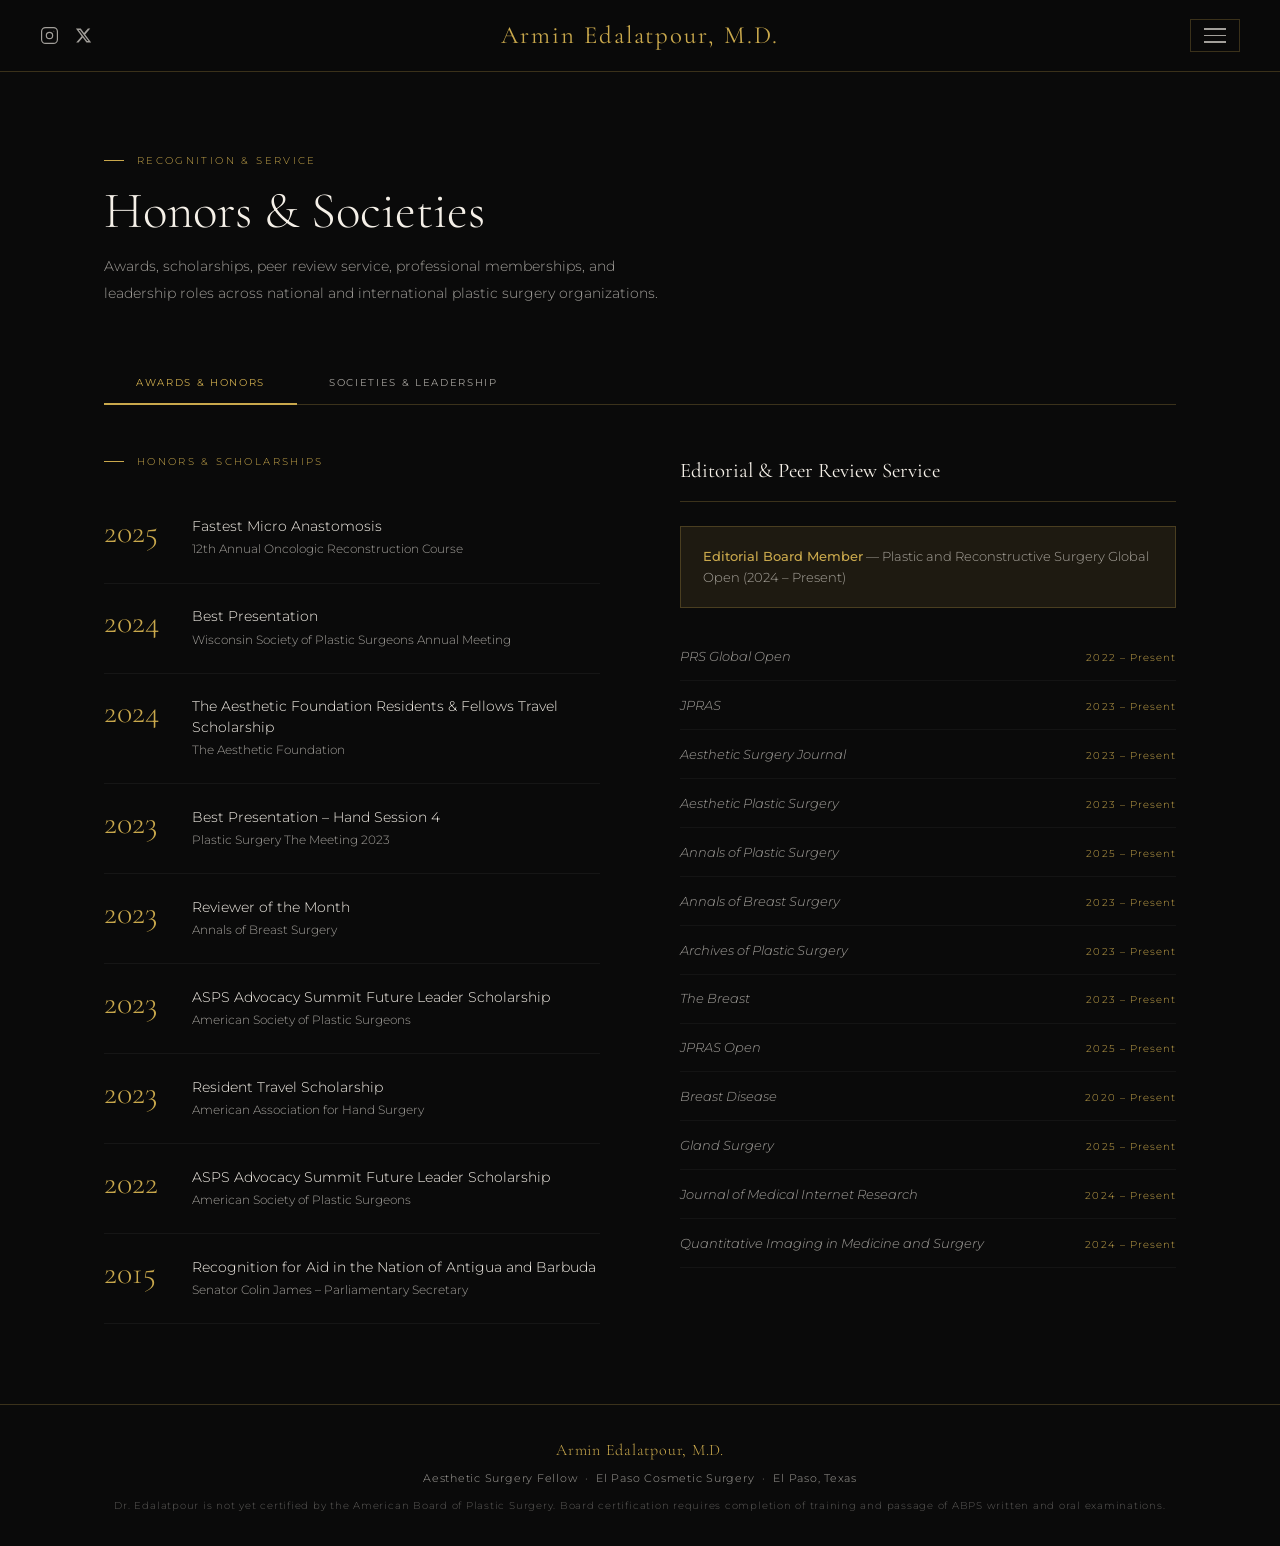
<file: Honors.html>
<!DOCTYPE html>
<html lang="en">
<head>
  <meta charset="UTF-8" />
  <meta name="viewport" content="width=device-width, initial-scale=1.0" />
  <title>Honors & Societies | Armin Edalatpour, M.D.</title>
  <link rel="preconnect" href="https://fonts.googleapis.com" />
  <link rel="preconnect" href="https://fonts.gstatic.com" crossorigin />
  <link href="https://fonts.googleapis.com/css2?family=Cormorant+Garamond:ital,wght@0,300;0,400;0,600;1,300;1,400&family=Montserrat:wght@300;400;500;600&display=swap" rel="stylesheet" />
  <link rel="stylesheet" href="style.css" />
  <style>
    /* ── TABS ───────────────────────────────────────────────── */
    .tabs { display: flex; gap: 0; margin-bottom: 3rem; border-bottom: 1px solid var(--gold-border); }
    .tab {
      padding: 0.85rem 2rem; font-size: 0.65rem; letter-spacing: 0.16em;
      text-transform: uppercase; color: var(--white-dim); cursor: pointer;
      border-bottom: 2px solid transparent; margin-bottom: -1px;
      transition: color 0.2s, border-color 0.2s;
      background: none; border-top: none; border-left: none; border-right: none;
      font-family: var(--sans);
    }
    .tab:hover { color: var(--white); }
    .tab.active { color: var(--gold); border-bottom-color: var(--gold); }
    .tab-content { display: none; }
    .tab-content.active { display: block; }

    /* ── AWARDS ─────────────────────────────────────────────── */
    .awards-layout { display: grid; grid-template-columns: 1fr 1fr; gap: 5rem; align-items: start; }
    .award-row { display: flex; gap: 1.5rem; align-items: flex-start; padding: 1.4rem 0; border-bottom: 1px solid rgba(255,255,255,0.05); }
    .award-row:first-child { padding-top: 0; }
    .award-year-num { font-family: var(--serif); font-size: 2rem; font-weight: 300; color: var(--gold); line-height: 1; min-width: 64px; }
    .award-title { font-size: 0.88rem; color: var(--white); line-height: 1.45; }
    .award-org { font-size: 0.73rem; color: var(--white-dim); margin-top: 0.25rem; }
    .review-block h3 { font-family: var(--serif); font-size: 1.3rem; font-weight: 400; color: var(--white); margin-bottom: 1.5rem; padding-bottom: 0.8rem; border-bottom: 1px solid var(--gold-border); }
    .journal-list { display: flex; flex-direction: column; }
    .journal-row { display: flex; justify-content: space-between; align-items: baseline; padding: 0.8rem 0; border-bottom: 1px solid rgba(255,255,255,0.04); font-size: 0.82rem; }
    .journal-name { color: var(--white-dim); font-style: italic; }
    .journal-years { font-size: 0.65rem; color: var(--gold); letter-spacing: 0.1em; }
    .editorial-highlight { background: var(--gold-faint); border: 1px solid var(--gold-border); padding: 1.2rem 1.4rem; margin-bottom: 1.5rem; }
    .editorial-highlight p { font-size: 0.82rem; color: var(--white-dim); line-height: 1.6; }
    .editorial-highlight strong { color: var(--gold); font-weight: 500; }

    /* ── SOCIETIES ───────────────────────────────────────────── */
    .leadership-grid { display: grid; grid-template-columns: repeat(2, 1fr); gap: 1.2rem; margin-bottom: 3.5rem; }
    .leader-card { border: 1px solid rgba(201,168,76,0.4); background: var(--gold-faint); padding: 2rem; position: relative; overflow: hidden; }
    .leader-card::before { content: ''; position: absolute; top: 0; left: 0; width: 100%; height: 3px; background: var(--gold); }
    .leader-badge { font-size: 0.58rem; letter-spacing: 0.14em; text-transform: uppercase; color: var(--black); background: var(--gold); display: inline-block; padding: 0.2rem 0.7rem; margin-bottom: 0.8rem; }
    .leader-card h3 { font-family: var(--serif); font-size: 1.2rem; font-weight: 400; color: var(--white); margin-bottom: 0.4rem; line-height: 1.3; }
    .leader-card p { font-size: 0.8rem; color: var(--white-dim); line-height: 1.6; }
    .leader-since { font-size: 0.65rem; color: var(--gold); letter-spacing: 0.1em; margin-top: 0.6rem; }
    .committee-section { margin-bottom: 3rem; }
    .committee-section h3 { font-family: var(--serif); font-size: 1.3rem; font-weight: 400; color: var(--white); margin-bottom: 1.2rem; padding-bottom: 0.8rem; border-bottom: 1px solid var(--gold-border); }
    .committee-row { display: grid; grid-template-columns: 120px 1fr; gap: 1.5rem; padding: 0.9rem 0; border-bottom: 1px solid rgba(255,255,255,0.04); align-items: baseline; }
    .committee-years { font-size: 0.68rem; color: var(--gold); letter-spacing: 0.1em; }
    .committee-role { font-size: 0.83rem; color: var(--white-dim); line-height: 1.5; }
    .membership-grid { display: grid; grid-template-columns: repeat(3, 1fr); gap: 1rem; }
    .membership-item { border: 1px solid var(--gold-border); padding: 1.4rem 1.5rem; background: var(--white-faint); transition: border-color 0.2s; }
    .membership-item:hover { border-color: var(--gold); }
    .membership-name { font-size: 0.82rem; color: var(--white); line-height: 1.5; }
    .membership-years { font-size: 0.65rem; color: var(--gold); letter-spacing: 0.08em; margin-top: 0.3rem; }

    @media (max-width: 900px) {
      .awards-layout { grid-template-columns: 1fr; gap: 3rem; }
      .leadership-grid { grid-template-columns: 1fr; }
      .membership-grid { grid-template-columns: repeat(2, 1fr); }
      .committee-row { grid-template-columns: 1fr; gap: 0.3rem; }
    }
  </style>
</head>
<body>

<nav class="site-nav">
  <div class="nav-left">
    <a class="nav-social-link" href="https://www.instagram.com/arminedalatpourmd/" target="_blank" rel="noopener" aria-label="Instagram">
      <svg width="19" height="19" viewBox="0 0 24 24" fill="none" stroke="currentColor" stroke-width="1.5" stroke-linecap="round" stroke-linejoin="round">
        <rect x="2" y="2" width="20" height="20" rx="5" ry="5"/><circle cx="12" cy="12" r="4"/>
        <circle cx="17.5" cy="6.5" r="0.5" fill="currentColor" stroke="none"/>
      </svg>
    </a>
    <a class="nav-social-link" href="https://www.twitter.com/arminaps" target="_blank" rel="noopener" aria-label="X / Twitter">
      <svg width="17" height="17" viewBox="0 0 24 24" fill="currentColor">
        <path d="M18.244 2.25h3.308l-7.227 8.26 8.502 11.24H16.17l-5.214-6.817L4.99 21.75H1.68l7.73-8.835L1.254 2.25H8.08l4.713 6.231zm-1.161 17.52h1.833L7.084 4.126H5.117z"/>
      </svg>
    </a>
  </div>
  <div class="nav-center">
    <div class="nav-name"><a href="index.html">Armin Edalatpour, M.D.</a></div>
  </div>
  <div class="nav-right">
    <button class="hamburger" id="menuBtn" aria-label="Open menu">
      <span></span><span></span><span></span>
    </button>
    <div class="nav-dropdown" id="navDropdown">
      <a href="index.html">Home</a>
      <a href="about.html">About</a>
      <a href="training.html">Training</a>
      <a href="research.html">Research</a>
      <a href="honors.html" class="active">Honors &amp; Societies</a>
      <a href="contact.html">Contact</a>
    </div>
  </div>
</nav>

<div class="page">
  <div class="inner">

    <div class="section-label">Recognition &amp; Service</div>
    <h1 class="section-title">Honors &amp; Societies</h1>
    <p class="section-sub">Awards, scholarships, peer review service, professional memberships, and leadership roles across national and international plastic surgery organizations.</p>

    <div class="tabs">
      <button class="tab active" onclick="showTab('awards', this)">Awards &amp; Honors</button>
      <button class="tab" onclick="showTab('societies', this)">Societies &amp; Leadership</button>
    </div>

    <!-- ── AWARDS TAB ──────────────────────────────────────── -->
    <div id="awards" class="tab-content active">
      <div class="awards-layout">
        <div>
          <div class="section-label" style="margin-bottom:1.5rem;">Honors &amp; Scholarships</div>
          <div class="award-row">
            <div class="award-year-num">2025</div>
            <div><div class="award-title">Fastest Micro Anastomosis</div><div class="award-org">12th Annual Oncologic Reconstruction Course</div></div>
          </div>
          <div class="award-row">
            <div class="award-year-num">2024</div>
            <div><div class="award-title">Best Presentation</div><div class="award-org">Wisconsin Society of Plastic Surgeons Annual Meeting</div></div>
          </div>
          <div class="award-row">
            <div class="award-year-num">2024</div>
            <div><div class="award-title">The Aesthetic Foundation Residents &amp; Fellows Travel Scholarship</div><div class="award-org">The Aesthetic Foundation</div></div>
          </div>
          <div class="award-row">
            <div class="award-year-num">2023</div>
            <div><div class="award-title">Best Presentation – Hand Session 4</div><div class="award-org">Plastic Surgery The Meeting 2023</div></div>
          </div>
          <div class="award-row">
            <div class="award-year-num">2023</div>
            <div><div class="award-title">Reviewer of the Month</div><div class="award-org">Annals of Breast Surgery</div></div>
          </div>
          <div class="award-row">
            <div class="award-year-num">2023</div>
            <div><div class="award-title">ASPS Advocacy Summit Future Leader Scholarship</div><div class="award-org">American Society of Plastic Surgeons</div></div>
          </div>
          <div class="award-row">
            <div class="award-year-num">2023</div>
            <div><div class="award-title">Resident Travel Scholarship</div><div class="award-org">American Association for Hand Surgery</div></div>
          </div>
          <div class="award-row">
            <div class="award-year-num">2022</div>
            <div><div class="award-title">ASPS Advocacy Summit Future Leader Scholarship</div><div class="award-org">American Society of Plastic Surgeons</div></div>
          </div>
          <div class="award-row">
            <div class="award-year-num">2015</div>
            <div><div class="award-title">Recognition for Aid in the Nation of Antigua and Barbuda</div><div class="award-org">Senator Colin James – Parliamentary Secretary</div></div>
          </div>
        </div>
        <div>
          <div class="review-block">
            <h3>Editorial &amp; Peer Review Service</h3>
            <div class="editorial-highlight">
              <p><strong>Editorial Board Member</strong> — Plastic and Reconstructive Surgery Global Open (2024 – Present)</p>
            </div>
            <div class="journal-list">
              <div class="journal-row"><span class="journal-name">PRS Global Open</span><span class="journal-years">2022 – Present</span></div>
              <div class="journal-row"><span class="journal-name">JPRAS</span><span class="journal-years">2023 – Present</span></div>
              <div class="journal-row"><span class="journal-name">Aesthetic Surgery Journal</span><span class="journal-years">2023 – Present</span></div>
              <div class="journal-row"><span class="journal-name">Aesthetic Plastic Surgery</span><span class="journal-years">2023 – Present</span></div>
              <div class="journal-row"><span class="journal-name">Annals of Plastic Surgery</span><span class="journal-years">2025 – Present</span></div>
              <div class="journal-row"><span class="journal-name">Annals of Breast Surgery</span><span class="journal-years">2023 – Present</span></div>
              <div class="journal-row"><span class="journal-name">Archives of Plastic Surgery</span><span class="journal-years">2023 – Present</span></div>
              <div class="journal-row"><span class="journal-name">The Breast</span><span class="journal-years">2023 – Present</span></div>
              <div class="journal-row"><span class="journal-name">JPRAS Open</span><span class="journal-years">2025 – Present</span></div>
              <div class="journal-row"><span class="journal-name">Breast Disease</span><span class="journal-years">2020 – Present</span></div>
              <div class="journal-row"><span class="journal-name">Gland Surgery</span><span class="journal-years">2025 – Present</span></div>
              <div class="journal-row"><span class="journal-name">Journal of Medical Internet Research</span><span class="journal-years">2024 – Present</span></div>
              <div class="journal-row"><span class="journal-name">Quantitative Imaging in Medicine and Surgery</span><span class="journal-years">2024 – Present</span></div>
            </div>
          </div>
        </div>
      </div>
    </div>

    <!-- ── SOCIETIES TAB ──────────────────────────────────── -->
    <div id="societies" class="tab-content">

      <div class="section-label" style="margin-bottom:1.5rem;">Current Leadership Roles</div>
      <div class="leadership-grid">
        <div class="leader-card">
          <div class="leader-badge">Chair</div>
          <h3>Resident &amp; Fellows Forum</h3>
          <p>American Society of Plastic Surgeons &amp; Plastic Surgery Foundation</p>
          <div class="leader-since">2024 – Present</div>
        </div>
        <div class="leader-card">
          <div class="leader-badge">Delegate</div>
          <h3>Council of Representatives</h3>
          <p>American Society of Plastic Surgeons — Resident Council Delegate</p>
          <div class="leader-since">2023 – Present</div>
        </div>
        <div class="leader-card">
          <div class="leader-badge">Delegate</div>
          <h3>Education Strategy Advisory Council</h3>
          <p>American Society of Plastic Surgeons — Resident Council Delegate</p>
          <div class="leader-since">2024 – Present</div>
        </div>
        <div class="leader-card">
          <div class="leader-badge">Member</div>
          <h3>Fellowship Program Review Committee</h3>
          <p>International Society of Aesthetic Plastic Surgery (ISAPS)</p>
          <div class="leader-since">2026 – Present</div>
        </div>
      </div>

      <div class="committee-section">
        <h3>ASPS &amp; PSF Committee Service</h3>
        <div class="committee-row"><div class="committee-years">2024 – Present</div><div class="committee-role">Resident Council Delegate – Young Plastic Surgeons Committee</div></div>
        <div class="committee-row"><div class="committee-years">2024 – Present</div><div class="committee-role">Resident Council Delegate – Visiting Professors Subcommittee</div></div>
        <div class="committee-row"><div class="committee-years">2023 – Present</div><div class="committee-role">Member – EdNet Editorial Subcommittee (Breast Work Group)</div></div>
        <div class="committee-row"><div class="committee-years">2022 – 2025</div><div class="committee-role">Member – Resident Curriculum Development Committee (Fundamentals of Surgery)</div></div>
        <div class="committee-row"><div class="committee-years">2023 – 2025</div><div class="committee-role">Member – PSF Volunteers in Plastic Surgery Steering Committee</div></div>
        <div class="committee-row"><div class="committee-years">2021 – 2025</div><div class="committee-role">Member – Leadership Development Committee</div></div>
        <div class="committee-row"><div class="committee-years">2022 – 2023</div><div class="committee-role">Member – Resident Curriculum Development Committee (Upper Extremity)</div></div>
        <div class="committee-row"><div class="committee-years">2021 – 2023</div><div class="committee-role">Member – Researcher Education Subcommittee</div></div>
      </div>

      <div class="committee-section">
        <h3>Other Society Committee Service</h3>
        <div class="committee-row"><div class="committee-years">2023 – Present</div><div class="committee-role">The Aesthetic Society – Member, Inclusion and Diversity Committee</div></div>
        <div class="committee-row"><div class="committee-years">2024 – Present</div><div class="committee-role">ISAPS – Member, Residents and E-Learning Committee</div></div>
        <div class="committee-row"><div class="committee-years">2023 – 2025</div><div class="committee-role">Plastic Surgery Research Council – Member, Education Committee</div></div>
        <div class="committee-row"><div class="committee-years">2022 – 2023</div><div class="committee-role">Plastic Surgery Research Council – Member, Tech Committee</div></div>
        <div class="committee-row"><div class="committee-years">2021 – 2023</div><div class="committee-role">ACAPS – Diversity, Equity, and Inclusion Committee</div></div>
        <div class="committee-row"><div class="committee-years">2022 – 2024</div><div class="committee-role">Dane County Medical Society – Member at Large</div></div>
      </div>

      <div class="section-label" style="margin-bottom:1.5rem;">Society Memberships</div>
      <div class="membership-grid">
        <div class="membership-item"><div class="membership-name">American Society of Plastic Surgeons</div><div class="membership-years">2019 – Present</div></div>
        <div class="membership-item"><div class="membership-name">International Society of Aesthetic Plastic Surgery (ISAPS)</div><div class="membership-years">2021 – Present</div></div>
        <div class="membership-item"><div class="membership-name">The Aesthetic Society</div><div class="membership-years">2020 – Present</div></div>
        <div class="membership-item"><div class="membership-name">American Council of Academic Plastic Surgery</div><div class="membership-years">2020 – Present</div></div>
        <div class="membership-item"><div class="membership-name">American College of Surgeons</div><div class="membership-years">2017 – Present</div></div>
        <div class="membership-item"><div class="membership-name">American Society of Reconstructive Microsurgery</div><div class="membership-years">2021 – Present</div></div>
        <div class="membership-item"><div class="membership-name">American Association for Hand Surgery</div><div class="membership-years">2020 – Present</div></div>
        <div class="membership-item"><div class="membership-name">American Society for Surgery of the Hand</div><div class="membership-years">2023 – Present</div></div>
        <div class="membership-item"><div class="membership-name">Plastic Surgery Research Council</div><div class="membership-years">2020 – 2025</div></div>
        <div class="membership-item"><div class="membership-name">Midwestern Association for Plastic Surgeons</div><div class="membership-years">2019 – Present</div></div>
        <div class="membership-item"><div class="membership-name">Wisconsin Medical Society</div><div class="membership-years">2020 – Present</div></div>
        <div class="membership-item"><div class="membership-name">Migraine Surgery Society</div><div class="membership-years">2022 – Present</div></div>
      </div>
    </div>

  </div>
</div>

<footer>
  <div class="footer-name">Armin Edalatpour, M.D.</div>
  <p>Aesthetic Surgery Fellow &nbsp;·&nbsp; El Paso Cosmetic Surgery &nbsp;·&nbsp; El Paso, Texas</p>
  <p class="footer-disclaimer">Dr. Edalatpour is not yet certified by the American Board of Plastic Surgery. Board certification requires completion of training and passage of ABPS written and oral examinations.</p>
</footer>

<script>
  function showTab(id, btn) {
    document.querySelectorAll('.tab-content').forEach(el => el.classList.remove('active'));
    document.querySelectorAll('.tab').forEach(el => el.classList.remove('active'));
    document.getElementById(id).classList.add('active');
    btn.classList.add('active');
  }
  const btn = document.getElementById('menuBtn');
  const drop = document.getElementById('navDropdown');
  btn.addEventListener('click', (e) => { e.stopPropagation(); drop.classList.toggle('open'); });
  document.addEventListener('click', () => drop.classList.remove('open'));
</script>
</body>
</html>
</file>
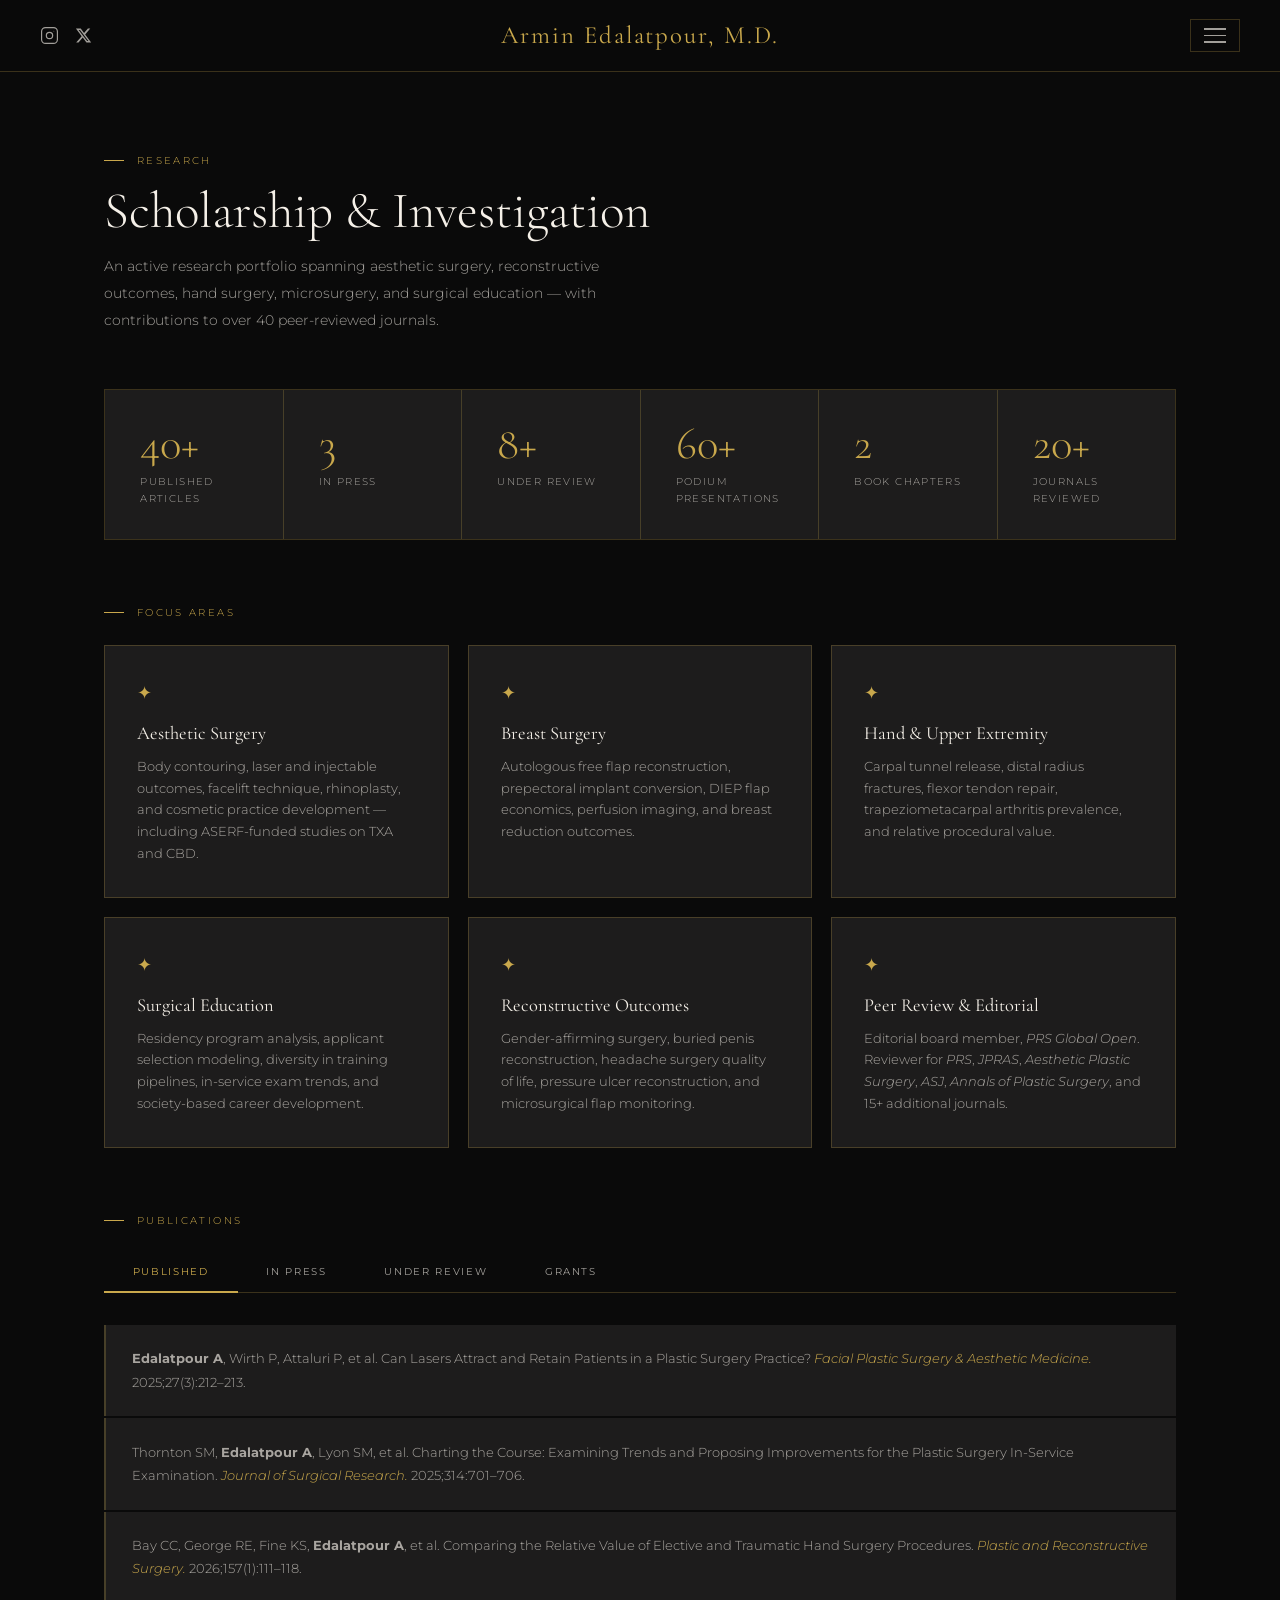
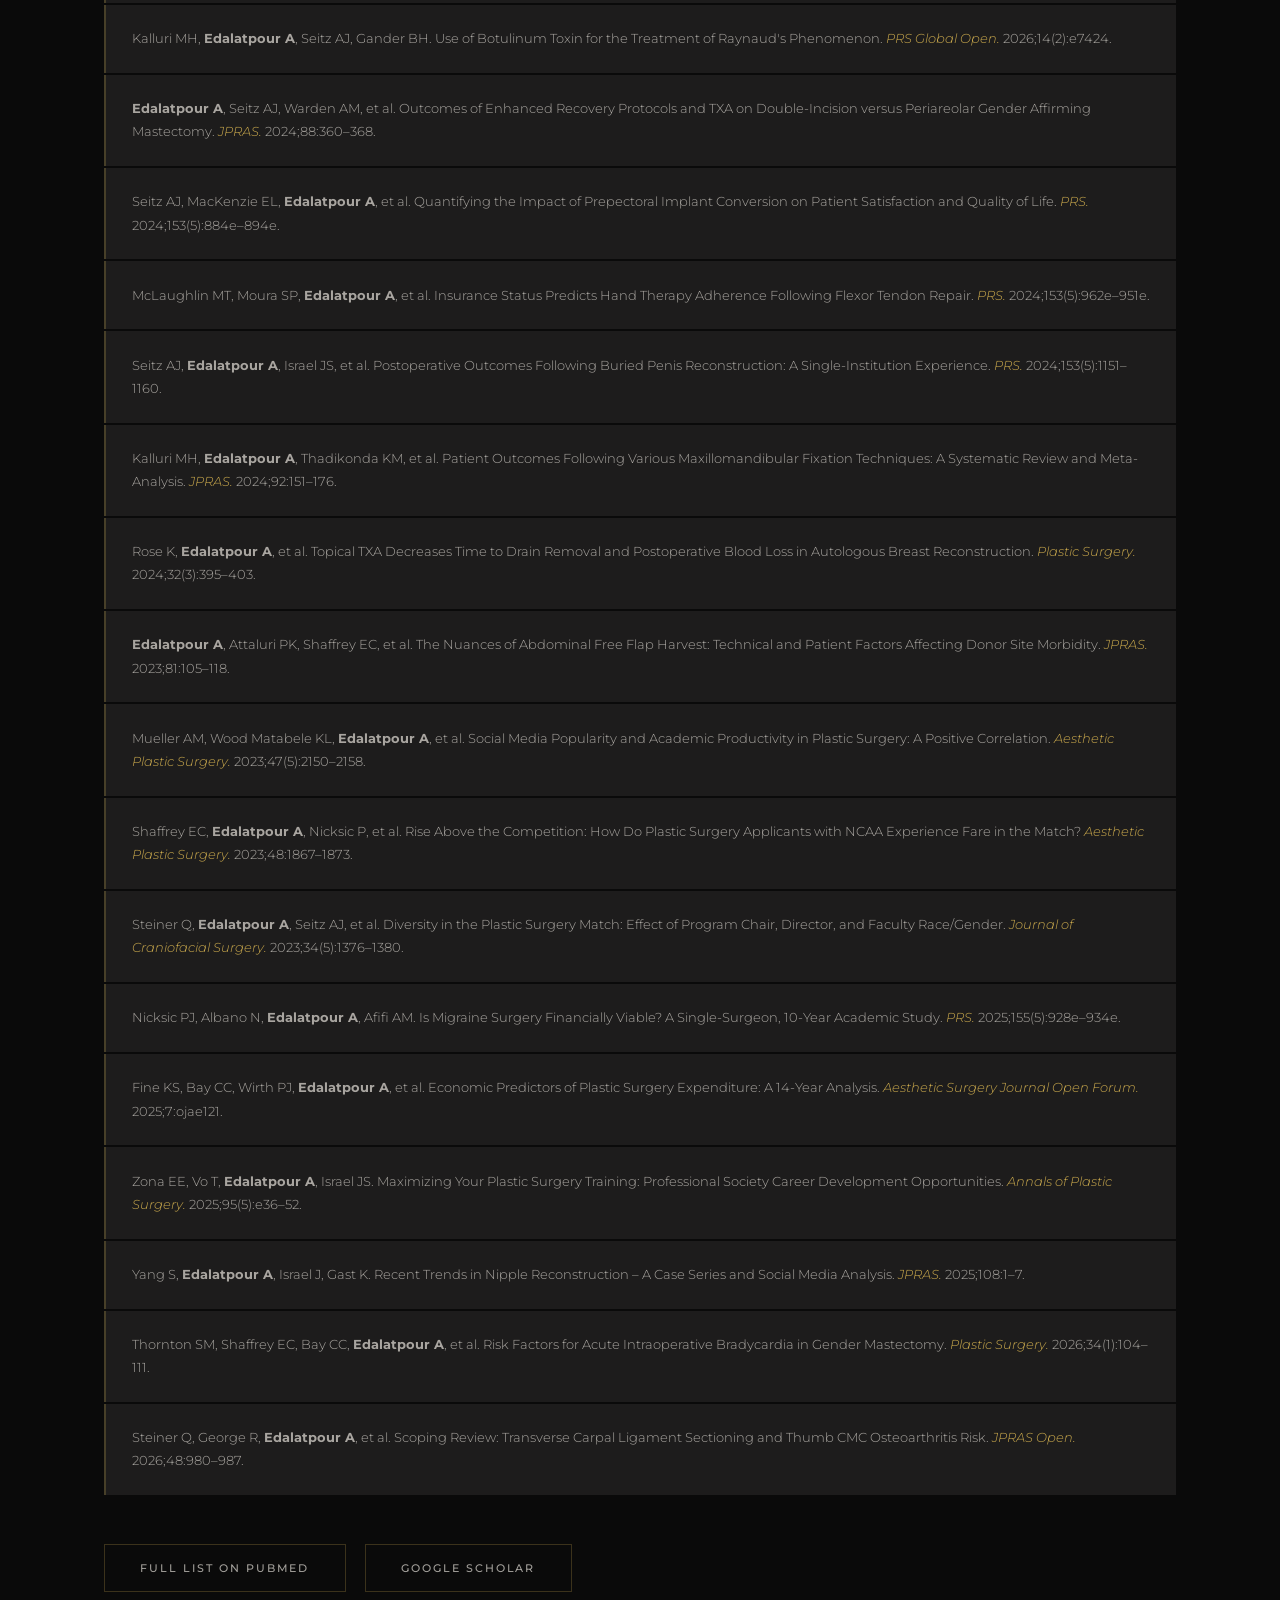
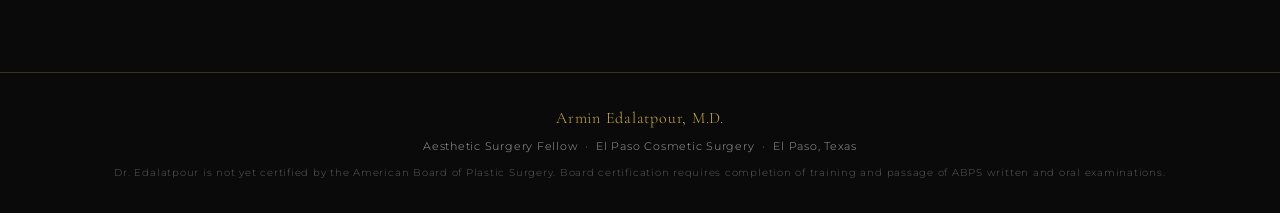
<file: research.html>
<!DOCTYPE html>
<html lang="en">
<head>
  <meta charset="UTF-8" />
  <meta name="viewport" content="width=device-width, initial-scale=1.0" />
  <title>Research | Armin Edalatpour, M.D.</title>
  <link rel="preconnect" href="https://fonts.googleapis.com" />
  <link rel="preconnect" href="https://fonts.gstatic.com" crossorigin />
  <link href="https://fonts.googleapis.com/css2?family=Cormorant+Garamond:ital,wght@0,300;0,400;0,600;1,300;1,400&family=Montserrat:wght@300;400;500;600&display=swap" rel="stylesheet" />
  <link rel="stylesheet" href="style.css" />
  <style>
    /* Stats banner */
    .pub-banner {
      display: flex; gap: 0; flex-wrap: wrap;
      border: 1px solid var(--gold-border);
      margin-bottom: 4rem; overflow: hidden;
    }
    .pub-stat {
      flex: 1; min-width: 140px;
      padding: 2rem 2.2rem;
      border-right: 1px solid var(--gold-border);
      background: var(--white-faint);
    }
    .pub-stat:last-child { border-right: none; }
    .pub-stat-n {
      font-family: var(--serif); font-size: 2.8rem;
      font-weight: 300; color: var(--gold); line-height: 1;
    }
    .pub-stat-l {
      font-size: 0.62rem; letter-spacing: 0.14em;
      text-transform: uppercase; color: var(--white-dim); margin-top: 0.4rem;
    }

    /* Research areas */
    .areas-grid {
      display: grid; grid-template-columns: repeat(3, 1fr);
      gap: 1.2rem; margin-bottom: 4rem;
    }
    .area-card {
      border: 1px solid var(--gold-border); padding: 2rem;
      background: var(--white-faint); transition: border-color 0.2s, background 0.2s;
    }
    .area-card:hover { border-color: var(--gold); background: var(--gold-faint); }
    .area-icon { color: var(--gold); font-size: 1.1rem; margin-bottom: 0.9rem; }
    .area-card h3 {
      font-family: var(--serif); font-size: 1.15rem; font-weight: 400;
      color: var(--white); margin-bottom: 0.6rem; line-height: 1.3;
    }
    .area-card p { font-size: 0.8rem; color: var(--white-dim); line-height: 1.7; }

    /* Tabs */
    .tabs { display: flex; gap: 0; margin-bottom: 2rem; border-bottom: 1px solid var(--gold-border); }
    .tab {
      padding: 0.8rem 1.8rem;
      font-size: 0.65rem; letter-spacing: 0.16em; text-transform: uppercase;
      color: var(--white-dim); cursor: pointer;
      border-bottom: 2px solid transparent; margin-bottom: -1px;
      transition: color 0.2s, border-color 0.2s; background: none;
      border-top: none; border-left: none; border-right: none;
      font-family: var(--sans);
    }
    .tab:hover { color: var(--white); }
    .tab.active { color: var(--gold); border-bottom-color: var(--gold); }

    .tab-content { display: none; }
    .tab-content.active { display: block; }

    .pub-list { display: flex; flex-direction: column; gap: 1px; }

    /* Grants */
    .grant-card {
      border: 1px solid var(--gold-border); padding: 2rem;
      background: var(--white-faint); margin-bottom: 1rem;
    }
    .grant-card h4 {
      font-family: var(--serif); font-size: 1.1rem; font-weight: 400;
      color: var(--white); margin-bottom: 0.8rem; line-height: 1.3;
    }
    .grant-meta {
      display: flex; flex-wrap: wrap; gap: 1.5rem;
      font-size: 0.75rem; color: var(--white-dim);
    }
    .grant-meta span { display: flex; align-items: center; gap: 0.4rem; }
    .grant-meta strong { color: var(--gold); font-weight: 500; }

    /* External links */
    .ext-links { display: flex; gap: 1.2rem; flex-wrap: wrap; margin-top: 3rem; }

    @media (max-width: 900px) {
      .areas-grid { grid-template-columns: 1fr; }
      .pub-banner { flex-direction: column; }
      .pub-stat { border-right: none; border-bottom: 1px solid var(--gold-border); }
    }
  </style>
</head>
<body>

<nav class="site-nav">
  <div class="nav-left">
    <a class="nav-social-link" href="https://www.instagram.com/arminedalatpourmd/" target="_blank" rel="noopener" aria-label="Instagram">
      <svg width="19" height="19" viewBox="0 0 24 24" fill="none" stroke="currentColor" stroke-width="1.5" stroke-linecap="round" stroke-linejoin="round">
        <rect x="2" y="2" width="20" height="20" rx="5" ry="5"/><circle cx="12" cy="12" r="4"/>
        <circle cx="17.5" cy="6.5" r="0.5" fill="currentColor" stroke="none"/>
      </svg>
    </a>
    <a class="nav-social-link" href="https://www.twitter.com/arminaps" target="_blank" rel="noopener" aria-label="X / Twitter">
      <svg width="17" height="17" viewBox="0 0 24 24" fill="currentColor">
        <path d="M18.244 2.25h3.308l-7.227 8.26 8.502 11.24H16.17l-5.214-6.817L4.99 21.75H1.68l7.73-8.835L1.254 2.25H8.08l4.713 6.231zm-1.161 17.52h1.833L7.084 4.126H5.117z"/>
      </svg>
    </a>
  </div>
  <div class="nav-center">
    <div class="nav-name"><a href="index.html">Armin Edalatpour, M.D.</a></div>
  </div>
  <div class="nav-right">
    <button class="hamburger" id="menuBtn" aria-label="Open menu">
      <span></span><span></span><span></span>
    </button>
    <div class="nav-dropdown" id="navDropdown">
      <a href="index.html">Home</a>
      <a href="about.html">About</a>
      <a href="training.html">Training</a>
      <a href="research.html" class="active">Research</a>
      <a href="honors.html">Honors &amp; Societies</a>
      <a href="contact.html">Contact</a>
    </div>
  </div>
</nav>



<div class="page">
  <div class="inner">

    <div class="section-label">Research</div>
    <h1 class="section-title">Scholarship &amp; Investigation</h1>
    <p class="section-sub">An active research portfolio spanning aesthetic surgery, reconstructive outcomes, hand surgery, microsurgery, and surgical education — with contributions to over 40 peer-reviewed journals.</p>

    <!-- Stats banner -->
    <div class="pub-banner">
      <div class="pub-stat"><div class="pub-stat-n">40+</div><div class="pub-stat-l">Published Articles</div></div>
      <div class="pub-stat"><div class="pub-stat-n">3</div><div class="pub-stat-l">In Press</div></div>
      <div class="pub-stat"><div class="pub-stat-n">8+</div><div class="pub-stat-l">Under Review</div></div>
      <div class="pub-stat"><div class="pub-stat-n">60+</div><div class="pub-stat-l">Podium Presentations</div></div>
      <div class="pub-stat"><div class="pub-stat-n">2</div><div class="pub-stat-l">Book Chapters</div></div>
      <div class="pub-stat"><div class="pub-stat-n">20+</div><div class="pub-stat-l">Journals Reviewed</div></div>
    </div>

    <!-- Research areas -->
    <div class="section-label" style="margin-bottom:1.5rem;">Focus Areas</div>
    <div class="areas-grid">
      <div class="area-card">
        <div class="area-icon">✦</div>
        <h3>Aesthetic Surgery</h3>
        <p>Body contouring, laser and injectable outcomes, facelift technique, rhinoplasty, and cosmetic practice development — including ASERF-funded studies on TXA and CBD.</p>
      </div>
      <div class="area-card">
        <div class="area-icon">✦</div>
        <h3>Breast Surgery</h3>
        <p>Autologous free flap reconstruction, prepectoral implant conversion, DIEP flap economics, perfusion imaging, and breast reduction outcomes.</p>
      </div>
      <div class="area-card">
        <div class="area-icon">✦</div>
        <h3>Hand &amp; Upper Extremity</h3>
        <p>Carpal tunnel release, distal radius fractures, flexor tendon repair, trapeziometacarpal arthritis prevalence, and relative procedural value.</p>
      </div>
      <div class="area-card">
        <div class="area-icon">✦</div>
        <h3>Surgical Education</h3>
        <p>Residency program analysis, applicant selection modeling, diversity in training pipelines, in-service exam trends, and society-based career development.</p>
      </div>
      <div class="area-card">
        <div class="area-icon">✦</div>
        <h3>Reconstructive Outcomes</h3>
        <p>Gender-affirming surgery, buried penis reconstruction, headache surgery quality of life, pressure ulcer reconstruction, and microsurgical flap monitoring.</p>
      </div>
      <div class="area-card">
        <div class="area-icon">✦</div>
        <h3>Peer Review &amp; Editorial</h3>
        <p>Editorial board member, <em>PRS Global Open</em>. Reviewer for <em>PRS</em>, <em>JPRAS</em>, <em>Aesthetic Plastic Surgery</em>, <em>ASJ</em>, <em>Annals of Plastic Surgery</em>, and 15+ additional journals.</p>
      </div>
    </div>

    <!-- Tabbed publications -->
    <div class="section-label" style="margin-bottom:1.5rem;">Publications</div>
    <div class="tabs">
      <button class="tab active" onclick="showTab('published', this)">Published</button>
      <button class="tab" onclick="showTab('inpress', this)">In Press</button>
      <button class="tab" onclick="showTab('review', this)">Under Review</button>
      <button class="tab" onclick="showTab('grants', this)">Grants</button>
    </div>

    <!-- PUBLISHED -->
    <div id="published" class="tab-content active">
      <div class="pub-list">
        <div class="pub-item"><p><strong>Edalatpour A</strong>, Wirth P, Attaluri P, et al. Can Lasers Attract and Retain Patients in a Plastic Surgery Practice? <span class="journal">Facial Plastic Surgery &amp; Aesthetic Medicine.</span> 2025;27(3):212–213.</p></div>
        <div class="pub-item"><p>Thornton SM, <strong>Edalatpour A</strong>, Lyon SM, et al. Charting the Course: Examining Trends and Proposing Improvements for the Plastic Surgery In-Service Examination. <span class="journal">Journal of Surgical Research.</span> 2025;314:701–706.</p></div>
        <div class="pub-item"><p>Bay CC, George RE, Fine KS, <strong>Edalatpour A</strong>, et al. Comparing the Relative Value of Elective and Traumatic Hand Surgery Procedures. <span class="journal">Plastic and Reconstructive Surgery.</span> 2026;157(1):111–118.</p></div>
        <div class="pub-item"><p>Kalluri MH, <strong>Edalatpour A</strong>, Seitz AJ, Gander BH. Use of Botulinum Toxin for the Treatment of Raynaud's Phenomenon. <span class="journal">PRS Global Open.</span> 2026;14(2):e7424.</p></div>
        <div class="pub-item"><p><strong>Edalatpour A</strong>, Seitz AJ, Warden AM, et al. Outcomes of Enhanced Recovery Protocols and TXA on Double-Incision versus Periareolar Gender Affirming Mastectomy. <span class="journal">JPRAS.</span> 2024;88:360–368.</p></div>
        <div class="pub-item"><p>Seitz AJ, MacKenzie EL, <strong>Edalatpour A</strong>, et al. Quantifying the Impact of Prepectoral Implant Conversion on Patient Satisfaction and Quality of Life. <span class="journal">PRS.</span> 2024;153(5):884e–894e.</p></div>
        <div class="pub-item"><p>McLaughlin MT, Moura SP, <strong>Edalatpour A</strong>, et al. Insurance Status Predicts Hand Therapy Adherence Following Flexor Tendon Repair. <span class="journal">PRS.</span> 2024;153(5):962e–951e.</p></div>
        <div class="pub-item"><p>Seitz AJ, <strong>Edalatpour A</strong>, Israel JS, et al. Postoperative Outcomes Following Buried Penis Reconstruction: A Single-Institution Experience. <span class="journal">PRS.</span> 2024;153(5):1151–1160.</p></div>
        <div class="pub-item"><p>Kalluri MH, <strong>Edalatpour A</strong>, Thadikonda KM, et al. Patient Outcomes Following Various Maxillomandibular Fixation Techniques: A Systematic Review and Meta-Analysis. <span class="journal">JPRAS.</span> 2024;92:151–176.</p></div>
        <div class="pub-item"><p>Rose K, <strong>Edalatpour A</strong>, et al. Topical TXA Decreases Time to Drain Removal and Postoperative Blood Loss in Autologous Breast Reconstruction. <span class="journal">Plastic Surgery.</span> 2024;32(3):395–403.</p></div>
        <div class="pub-item"><p><strong>Edalatpour A</strong>, Attaluri PK, Shaffrey EC, et al. The Nuances of Abdominal Free Flap Harvest: Technical and Patient Factors Affecting Donor Site Morbidity. <span class="journal">JPRAS.</span> 2023;81:105–118.</p></div>
        <div class="pub-item"><p>Mueller AM, Wood Matabele KL, <strong>Edalatpour A</strong>, et al. Social Media Popularity and Academic Productivity in Plastic Surgery: A Positive Correlation. <span class="journal">Aesthetic Plastic Surgery.</span> 2023;47(5):2150–2158.</p></div>
        <div class="pub-item"><p>Shaffrey EC, <strong>Edalatpour A</strong>, Nicksic P, et al. Rise Above the Competition: How Do Plastic Surgery Applicants with NCAA Experience Fare in the Match? <span class="journal">Aesthetic Plastic Surgery.</span> 2023;48:1867–1873.</p></div>
        <div class="pub-item"><p>Steiner Q, <strong>Edalatpour A</strong>, Seitz AJ, et al. Diversity in the Plastic Surgery Match: Effect of Program Chair, Director, and Faculty Race/Gender. <span class="journal">Journal of Craniofacial Surgery.</span> 2023;34(5):1376–1380.</p></div>
        <div class="pub-item"><p>Nicksic PJ, Albano N, <strong>Edalatpour A</strong>, Afifi AM. Is Migraine Surgery Financially Viable? A Single-Surgeon, 10-Year Academic Study. <span class="journal">PRS.</span> 2025;155(5):928e–934e.</p></div>
        <div class="pub-item"><p>Fine KS, Bay CC, Wirth PJ, <strong>Edalatpour A</strong>, et al. Economic Predictors of Plastic Surgery Expenditure: A 14-Year Analysis. <span class="journal">Aesthetic Surgery Journal Open Forum.</span> 2025;7:ojae121.</p></div>
        <div class="pub-item"><p>Zona EE, Vo T, <strong>Edalatpour A</strong>, Israel JS. Maximizing Your Plastic Surgery Training: Professional Society Career Development Opportunities. <span class="journal">Annals of Plastic Surgery.</span> 2025;95(5):e36–52.</p></div>
        <div class="pub-item"><p>Yang S, <strong>Edalatpour A</strong>, Israel J, Gast K. Recent Trends in Nipple Reconstruction – A Case Series and Social Media Analysis. <span class="journal">JPRAS.</span> 2025;108:1–7.</p></div>
        <div class="pub-item"><p>Thornton SM, Shaffrey EC, Bay CC, <strong>Edalatpour A</strong>, et al. Risk Factors for Acute Intraoperative Bradycardia in Gender Mastectomy. <span class="journal">Plastic Surgery.</span> 2026;34(1):104–111.</p></div>
        <div class="pub-item"><p>Steiner Q, George R, <strong>Edalatpour A</strong>, et al. Scoping Review: Transverse Carpal Ligament Sectioning and Thumb CMC Osteoarthritis Risk. <span class="journal">JPRAS Open.</span> 2026;48:980–987.</p></div>
      </div>
      <div class="ext-links">
        <a class="btn-ghost" href="https://www.ncbi.nlm.nih.gov/myncbi/armin.edalatpour.2/bibliography/public/" target="_blank" rel="noopener">Full List on PubMed</a>
        <a class="btn-ghost" href="https://scholar.google.com/citations?user=NBZfDrkAAAAJ&hl=en" target="_blank" rel="noopener">Google Scholar</a>
      </div>
    </div>

    <!-- IN PRESS -->
    <div id="inpress" class="tab-content">
      <div class="pub-list">
        <div class="pub-item"><p><strong>Edalatpour A</strong>, Carbullido K, George R, et al. Pressure Ulcer Reconstruction: Detailed Operative and Postoperative Protocols at A Single Institution. <span class="journal">Journal of Wound Care.</span> In Press.</p></div>
        <div class="pub-item"><p>Gupta S, O'Shea A, <strong>Edalatpour A</strong>, Afifi A. Artery Averted: Safe Hemostatic Net Placement in Facelift Surgery. <span class="journal">Aesthetic Plastic Surgery.</span> In Press.</p></div>
        <div class="pub-item"><p>El Minawi HM, Kadry HM, Rizkalla YR, <strong>Edalatpour A</strong>, et al. Redefining Limits: A Clinical Trial on the Safety of Combining Liposuction with Undermining During Abdominoplasty. <span class="journal">Plastic and Reconstructive Surgery.</span> In Press.</p></div>
      </div>
    </div>

    <!-- UNDER REVIEW -->
    <div id="review" class="tab-content">
      <div class="pub-list">
        <div class="pub-item"><p>Fine K, Kalluri MH, <strong>Edalatpour A</strong>, Afifi A. Aestheticians in an Academic Plastic Surgery Practice: Financial Insights from a Five-Year Review. <span class="journal">Aesthetic Surgery Journal.</span></p></div>
        <div class="pub-item"><p>Moe E, <strong>Edalatpour A</strong>, Seitz A, et al. Effect of Breast Reduction on Obstructive Sleep Apnea. <span class="journal">Aesthetic Plastic Surgery.</span></p></div>
        <div class="pub-item"><p>Fine KS, Gupta S, <strong>Edalatpour A</strong>, Michelotti BF. Balancing Costs and Care: Length of Stay Financial Implications in DIEP Flap Reconstruction. <span class="journal">Plastic Surgery.</span></p></div>
        <div class="pub-item"><p>LaLiberte CJ, Fine KS, <strong>Edalatpour A</strong>, Michelotti BF. The Age of the Smartphone: Prevalence of Osteoarthritis in the Trapeziometacarpal Joint. <span class="journal">Journal of Hand Surgery.</span></p></div>
        <div class="pub-item"><p>The ASPS Residents Council Residents Report Workgroup: Ford AA, <strong>Edalatpour A</strong>, et al. The Residents Council Resident Report: Part 1. <span class="journal">PRS Global Open.</span></p></div>
        <div class="pub-item"><p>The ASPS Residents Council Residents Report Workgroup: <strong>Edalatpour A</strong>, Ford AA, et al. The Residents Council Resident Report: Part 2. <span class="journal">PRS Global Open.</span></p></div>
      </div>
    </div>

    <!-- GRANTS -->
    <div id="grants" class="tab-content">
      <div class="grant-card">
        <h4>Effect of CBD on Skin Flap Survival in a Rat Model</h4>
        <div class="grant-meta">
          <span><strong>Sponsor:</strong> ASERF Interim Research Grant</span>
          <span><strong>Amount:</strong> $9,634.68</span>
          <span><strong>Period:</strong> 09/2023 – 01/2025</span>
          <span><strong>Role:</strong> Co-Investigator</span>
          <span><strong>PI:</strong> Ahmed M. Afifi, M.D.</span>
        </div>
      </div>
      <div class="grant-card">
        <h4>Effect of Tranexamic Acid on Fat Viability After Liposuction</h4>
        <div class="grant-meta">
          <span><strong>Sponsor:</strong> ASERF Interim Research Grant</span>
          <span><strong>Amount:</strong> $9,899.79</span>
          <span><strong>Period:</strong> 09/2023 – 06/2025</span>
          <span><strong>Role:</strong> Co-Investigator</span>
          <span><strong>PI:</strong> Jeffrey D. Larson, M.D.</span>
        </div>
      </div>
      <div class="grant-card">
        <h4>Does TXA Reduce Bruising After Hyaluronic Acid Filler Injection? A Prospective Half Face Study</h4>
        <div class="grant-meta">
          <span><strong>Sponsor:</strong> ASERF Interim Research Grant</span>
          <span><strong>Amount:</strong> $10,770.00</span>
          <span><strong>Period:</strong> 03/2024 – 03/2025</span>
          <span><strong>Role:</strong> Co-Investigator</span>
          <span><strong>PI:</strong> Daniel Y. Cho, M.D., Ph.D.</span>
        </div>
      </div>
    </div>

  </div>
</div>

<footer>
  <div class="footer-name">Armin Edalatpour, M.D.</div>
  <p>Aesthetic Surgery Fellow &nbsp;·&nbsp; El Paso Cosmetic Surgery &nbsp;·&nbsp; El Paso, Texas</p>
  <p class="footer-disclaimer">Dr. Edalatpour is not yet certified by the American Board of Plastic Surgery. Board certification requires completion of training and passage of ABPS written and oral examinations.</p>
</footer>

<script>
  function showTab(id, btn) {
    document.querySelectorAll('.tab-content').forEach(el => el.classList.remove('active'));
    document.querySelectorAll('.tab').forEach(el => el.classList.remove('active'));
    document.getElementById(id).classList.add('active');
    btn.classList.add('active');
  }
</script>
<script>
  const btn = document.getElementById('menuBtn');
  const drop = document.getElementById('navDropdown');
  btn.addEventListener('click', (e) => { e.stopPropagation(); drop.classList.toggle('open'); });
  document.addEventListener('click', () => drop.classList.remove('open'));
</script>
</body>
</html>
</file>
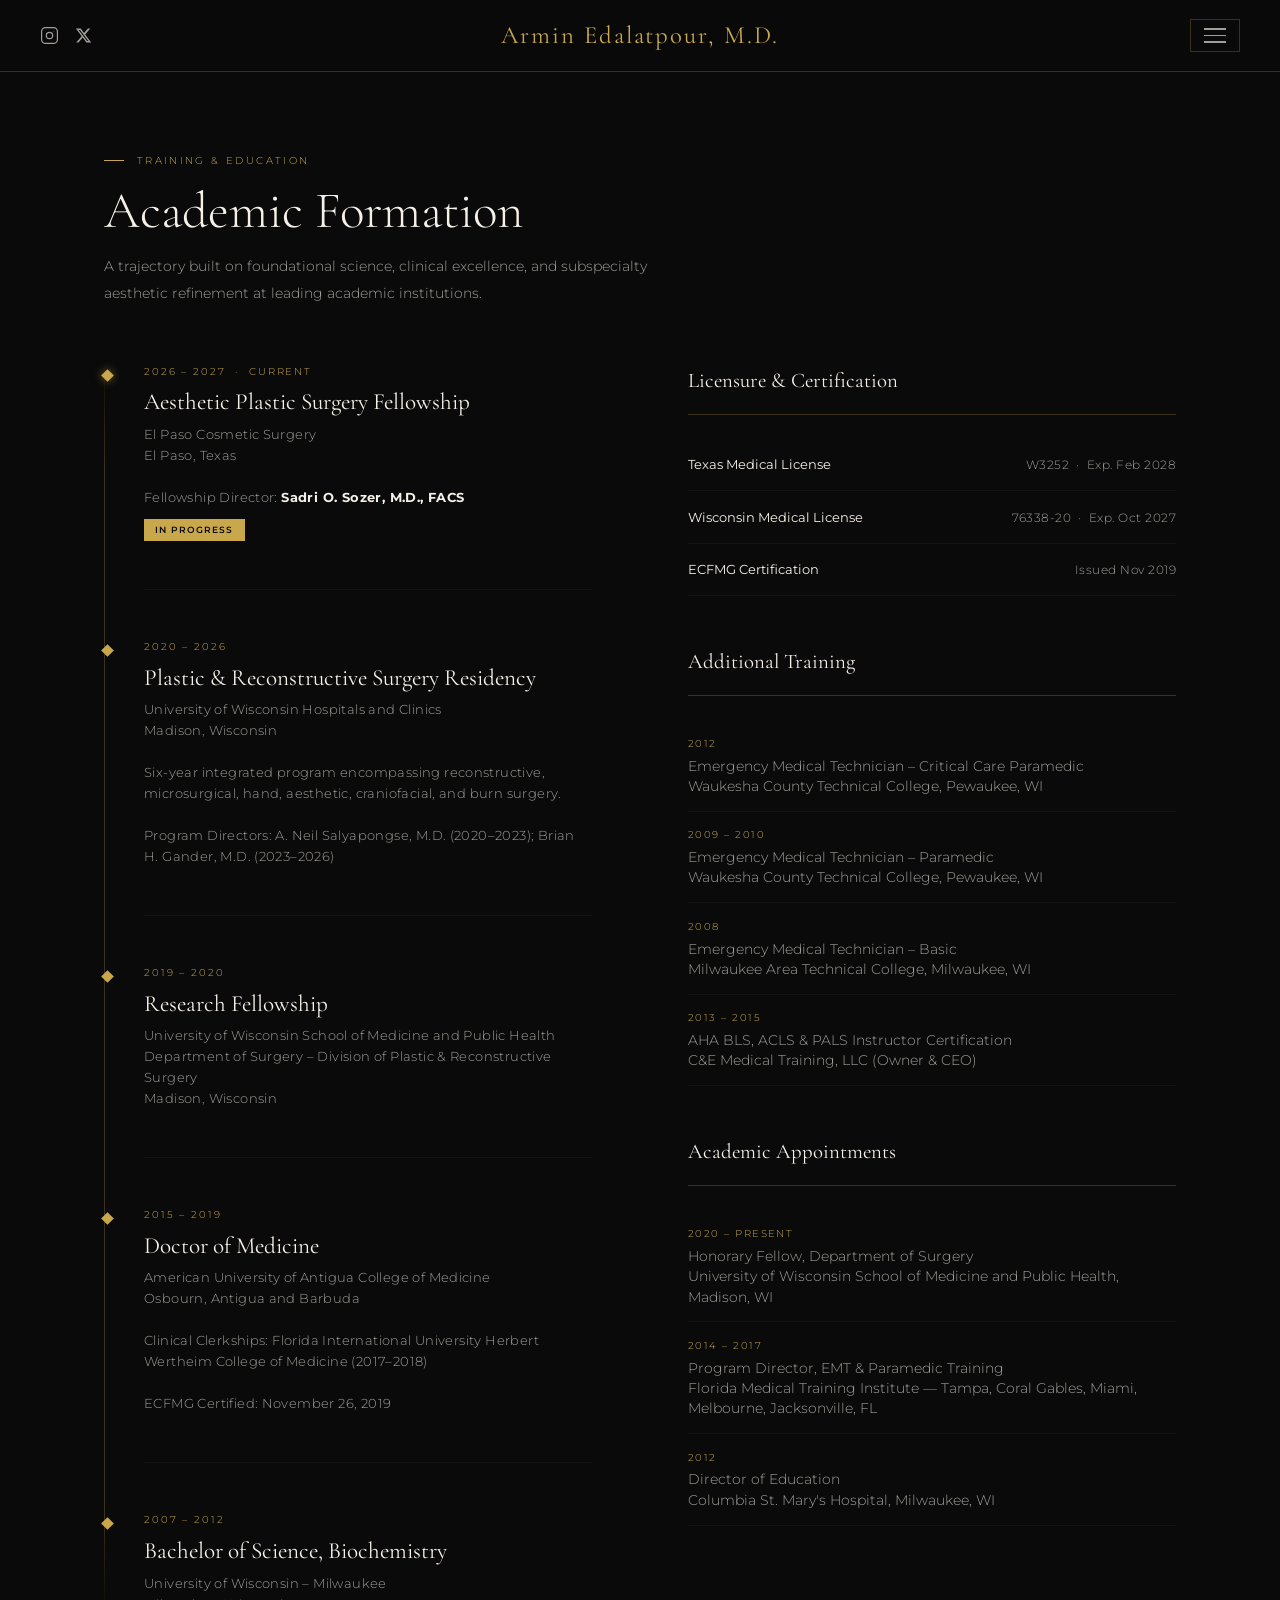
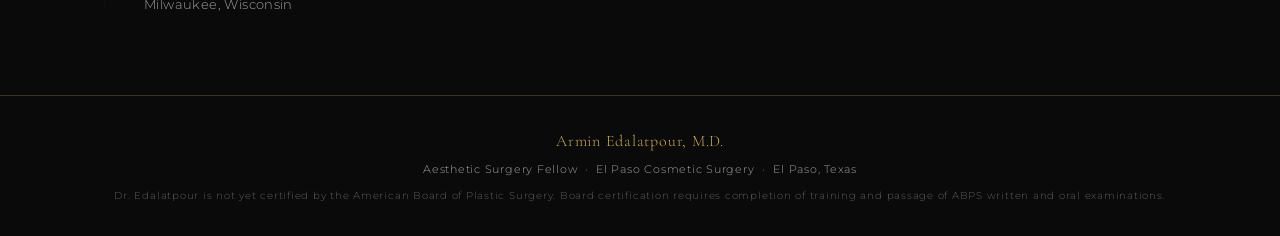
<file: training.html>
<!DOCTYPE html>
<html lang="en">
<head>
  <meta charset="UTF-8" />
  <meta name="viewport" content="width=device-width, initial-scale=1.0" />
  <title>Training | Armin Edalatpour, M.D.</title>
  <link rel="preconnect" href="https://fonts.googleapis.com" />
  <link rel="preconnect" href="https://fonts.gstatic.com" crossorigin />
  <link href="https://fonts.googleapis.com/css2?family=Cormorant+Garamond:ital,wght@0,300;0,400;0,600;1,300;1,400&family=Montserrat:wght@300;400;500;600&display=swap" rel="stylesheet" />
  <link rel="stylesheet" href="style.css" />
  <style>
    .training-layout {
      display: grid;
      grid-template-columns: 1fr 1fr;
      gap: 6rem;
      align-items: start;
    }
    /* Timeline */
    .timeline { position: relative; padding-left: 2.5rem; }
    .timeline::before {
      content: '';
      position: absolute; left: 0; top: 0; bottom: 0; width: 1px;
      background: linear-gradient(to bottom, transparent, var(--gold-border) 8%, var(--gold-border) 92%, transparent);
    }
    .timeline-item {
      position: relative; margin-bottom: 3rem; padding-bottom: 3rem;
      border-bottom: 1px solid rgba(255,255,255,0.04);
    }
    .timeline-item:last-child { border-bottom: none; margin-bottom: 0; padding-bottom: 0; }
    .timeline-item::before {
      content: '';
      position: absolute; left: -2.56rem; top: 0.5rem;
      width: 9px; height: 9px; background: var(--gold); transform: rotate(45deg);
    }
    .timeline-item.current::before { box-shadow: 0 0 10px rgba(201,168,76,0.6); }
    .timeline-year {
      font-size: 0.65rem; letter-spacing: 0.18em; text-transform: uppercase;
      color: var(--gold); margin-bottom: 0.5rem;
    }
    .timeline-title {
      font-family: var(--serif); font-size: 1.45rem; font-weight: 400;
      color: var(--white); margin-bottom: 0.4rem; line-height: 1.25;
    }
    .timeline-institution {
      font-size: 0.82rem; color: var(--white-dim); letter-spacing: 0.03em;
      line-height: 1.6;
    }
    .timeline-badge {
      display: inline-block; margin-top: 0.7rem;
      background: var(--gold); color: var(--black);
      font-size: 0.58rem; font-weight: 600; letter-spacing: 0.12em;
      text-transform: uppercase; padding: 0.2rem 0.7rem;
    }

    /* Licensure block */
    .license-block { margin-bottom: 3rem; }
    .license-block h3 {
      font-family: var(--serif); font-size: 1.3rem; font-weight: 400;
      color: var(--white); margin-bottom: 1.5rem;
      padding-bottom: 1rem; border-bottom: 1px solid var(--gold-border);
    }
    .license-item {
      display: flex; justify-content: space-between; align-items: baseline;
      padding: 0.9rem 0; border-bottom: 1px solid rgba(255,255,255,0.04);
      font-size: 0.83rem;
    }
    .license-item-name { color: var(--white); font-weight: 400; }
    .license-item-detail { color: var(--white-dim); font-size: 0.75rem; letter-spacing: 0.04em; }

    /* Other education */
    .other-edu { margin-top: 3rem; }
    .other-edu h3 {
      font-family: var(--serif); font-size: 1.3rem; font-weight: 400;
      color: var(--white); margin-bottom: 1.5rem;
      padding-bottom: 1rem; border-bottom: 1px solid var(--gold-border);
    }
    .edu-item {
      padding: 0.9rem 0; border-bottom: 1px solid rgba(255,255,255,0.04);
    }
    .edu-item-year { font-size: 0.65rem; letter-spacing: 0.14em; text-transform: uppercase; color: var(--gold); }
    .edu-item-title { font-size: 0.85rem; color: var(--white-dim); margin-top: 0.2rem; line-height: 1.5; }

    @media (max-width: 900px) {
      .training-layout { grid-template-columns: 1fr; gap: 3rem; }
    }
  </style>
</head>
<body>

<nav class="site-nav">
  <div class="nav-left">
    <a class="nav-social-link" href="https://www.instagram.com/arminedalatpourmd/" target="_blank" rel="noopener" aria-label="Instagram">
      <svg width="19" height="19" viewBox="0 0 24 24" fill="none" stroke="currentColor" stroke-width="1.5" stroke-linecap="round" stroke-linejoin="round">
        <rect x="2" y="2" width="20" height="20" rx="5" ry="5"/><circle cx="12" cy="12" r="4"/>
        <circle cx="17.5" cy="6.5" r="0.5" fill="currentColor" stroke="none"/>
      </svg>
    </a>
    <a class="nav-social-link" href="https://www.twitter.com/arminaps" target="_blank" rel="noopener" aria-label="X / Twitter">
      <svg width="17" height="17" viewBox="0 0 24 24" fill="currentColor">
        <path d="M18.244 2.25h3.308l-7.227 8.26 8.502 11.24H16.17l-5.214-6.817L4.99 21.75H1.68l7.73-8.835L1.254 2.25H8.08l4.713 6.231zm-1.161 17.52h1.833L7.084 4.126H5.117z"/>
      </svg>
    </a>
  </div>
  <div class="nav-center">
    <div class="nav-name"><a href="index.html">Armin Edalatpour, M.D.</a></div>
  </div>
  <div class="nav-right">
    <button class="hamburger" id="menuBtn" aria-label="Open menu">
      <span></span><span></span><span></span>
    </button>
    <div class="nav-dropdown" id="navDropdown">
      <a href="index.html">Home</a>
      <a href="about.html">About</a>
      <a href="training.html" class="active">Training</a>
      <a href="research.html">Research</a>
      <a href="honors.html">Honors &amp; Societies</a>
      <a href="contact.html">Contact</a>
    </div>
  </div>
</nav>



<div class="page">
  <div class="inner">

    <div class="section-label">Training &amp; Education</div>
    <h1 class="section-title">Academic Formation</h1>
    <p class="section-sub">A trajectory built on foundational science, clinical excellence, and subspecialty aesthetic refinement at leading academic institutions.</p>

    <div class="training-layout">

      <!-- Timeline -->
      <div>
        <div class="timeline">

          <div class="timeline-item current">
            <div class="timeline-year">2026 – 2027 &nbsp;·&nbsp; Current</div>
            <div class="timeline-title">Aesthetic Plastic Surgery Fellowship</div>
            <div class="timeline-institution">
              El Paso Cosmetic Surgery<br>El Paso, Texas<br>
              <br>
              Fellowship Director: <strong style="color:var(--white);">Sadri O. Sozer, M.D., FACS</strong>
            </div>
            <span class="timeline-badge">In Progress</span>
          </div>

          <div class="timeline-item">
            <div class="timeline-year">2020 – 2026</div>
            <div class="timeline-title">Plastic &amp; Reconstructive Surgery Residency</div>
            <div class="timeline-institution">
              University of Wisconsin Hospitals and Clinics<br>
              Madison, Wisconsin<br><br>
              Six-year integrated program encompassing reconstructive, microsurgical, hand, aesthetic, craniofacial, and burn surgery.<br><br>
              Program Directors: A. Neil Salyapongse, M.D. (2020–2023); Brian H. Gander, M.D. (2023–2026)
            </div>
          </div>

          <div class="timeline-item">
            <div class="timeline-year">2019 – 2020</div>
            <div class="timeline-title">Research Fellowship</div>
            <div class="timeline-institution">
              University of Wisconsin School of Medicine and Public Health<br>
              Department of Surgery – Division of Plastic &amp; Reconstructive Surgery<br>
              Madison, Wisconsin
            </div>
          </div>

          <div class="timeline-item">
            <div class="timeline-year">2015 – 2019</div>
            <div class="timeline-title">Doctor of Medicine</div>
            <div class="timeline-institution">
              American University of Antigua College of Medicine<br>
              Osbourn, Antigua and Barbuda<br><br>
              Clinical Clerkships: Florida International University Herbert Wertheim College of Medicine (2017–2018)<br><br>
              ECFMG Certified: November 26, 2019
            </div>
          </div>

          <div class="timeline-item">
            <div class="timeline-year">2007 – 2012</div>
            <div class="timeline-title">Bachelor of Science, Biochemistry</div>
            <div class="timeline-institution">
              University of Wisconsin – Milwaukee<br>
              Milwaukee, Wisconsin
            </div>
          </div>

        </div>
      </div>

      <!-- Right column: Licensure + Other Education -->
      <div>
        <div class="license-block">
          <h3>Licensure &amp; Certification</h3>
          <div class="license-item">
            <span class="license-item-name">Texas Medical License</span>
            <span class="license-item-detail">W3252 &nbsp;·&nbsp; Exp. Feb 2028</span>
          </div>
          <div class="license-item">
            <span class="license-item-name">Wisconsin Medical License</span>
            <span class="license-item-detail">76338-20 &nbsp;·&nbsp; Exp. Oct 2027</span>
          </div>
          <div class="license-item">
            <span class="license-item-name">ECFMG Certification</span>
            <span class="license-item-detail">Issued Nov 2019</span>
          </div>
        </div>

        <div class="other-edu">
          <h3>Additional Training</h3>
          <div class="edu-item">
            <div class="edu-item-year">2012</div>
            <div class="edu-item-title">Emergency Medical Technician – Critical Care Paramedic<br>Waukesha County Technical College, Pewaukee, WI</div>
          </div>
          <div class="edu-item">
            <div class="edu-item-year">2009 – 2010</div>
            <div class="edu-item-title">Emergency Medical Technician – Paramedic<br>Waukesha County Technical College, Pewaukee, WI</div>
          </div>
          <div class="edu-item">
            <div class="edu-item-year">2008</div>
            <div class="edu-item-title">Emergency Medical Technician – Basic<br>Milwaukee Area Technical College, Milwaukee, WI</div>
          </div>
          <div class="edu-item">
            <div class="edu-item-year">2013 – 2015</div>
            <div class="edu-item-title">AHA BLS, ACLS &amp; PALS Instructor Certification<br>C&amp;E Medical Training, LLC (Owner &amp; CEO)</div>
          </div>
        </div>

        <div class="other-edu">
          <h3>Academic Appointments</h3>
          <div class="edu-item">
            <div class="edu-item-year">2020 – Present</div>
            <div class="edu-item-title">Honorary Fellow, Department of Surgery<br>University of Wisconsin School of Medicine and Public Health, Madison, WI</div>
          </div>
          <div class="edu-item">
            <div class="edu-item-year">2014 – 2017</div>
            <div class="edu-item-title">Program Director, EMT &amp; Paramedic Training<br>Florida Medical Training Institute — Tampa, Coral Gables, Miami, Melbourne, Jacksonville, FL</div>
          </div>
          <div class="edu-item">
            <div class="edu-item-year">2012</div>
            <div class="edu-item-title">Director of Education<br>Columbia St. Mary's Hospital, Milwaukee, WI</div>
          </div>
        </div>
      </div>

    </div>
  </div>
</div>

<footer>
  <div class="footer-name">Armin Edalatpour, M.D.</div>
  <p>Aesthetic Surgery Fellow &nbsp;·&nbsp; El Paso Cosmetic Surgery &nbsp;·&nbsp; El Paso, Texas</p>
  <p class="footer-disclaimer">Dr. Edalatpour is not yet certified by the American Board of Plastic Surgery. Board certification requires completion of training and passage of ABPS written and oral examinations.</p>
</footer>

<script>
  const btn = document.getElementById('menuBtn');
  const drop = document.getElementById('navDropdown');
  btn.addEventListener('click', (e) => { e.stopPropagation(); drop.classList.toggle('open'); });
  document.addEventListener('click', () => drop.classList.remove('open'));
</script>
</body>
</html>
</file>
<file: style.css>
/* ─── TOKENS ─────────────────────────────────────────────── */
:root {
  --black:       #0a0a0a;
  --black-soft:  #111111;
  --black-mid:   #1a1a1a;
  --gold:        #c9a84c;
  --gold-light:  #e2c97e;
  --gold-faint:  rgba(201,168,76,0.10);
  --gold-border: rgba(201,168,76,0.25);
  --white:       #f5f0e8;
  --white-dim:   rgba(245,240,232,0.65);
  --white-faint: rgba(245,240,232,0.08);
  --serif:       'Cormorant Garamond', Georgia, serif;
  --sans:        'Montserrat', sans-serif;
  --nav-h:       72px;
}

/* ─── RESET ──────────────────────────────────────────────── */
*, *::before, *::after { box-sizing: border-box; margin: 0; padding: 0; }
html { scroll-behavior: smooth; }
body {
  background: var(--black);
  color: var(--white);
  font-family: var(--sans);
  font-weight: 300;
  line-height: 1.7;
  -webkit-font-smoothing: antialiased;
}
a { color: var(--gold); text-decoration: none; }
a:hover { color: var(--gold-light); }
img { display: block; max-width: 100%; }

/* ═══════════════════════════════════════════════════════════
   SHARED NAV — three-zone: [social+icons] [name] [hamburger]
   ═══════════════════════════════════════════════════════════ */
nav.site-nav {
  position: fixed; top: 0; left: 0; right: 0; z-index: 200;
  height: var(--nav-h);
  display: grid;
  grid-template-columns: 1fr auto 1fr;
  align-items: center;
  padding: 0 2.5rem;
  background: rgba(10,10,10,0.95);
  backdrop-filter: blur(14px);
  border-bottom: 1px solid var(--gold-border);
}

/* Left zone: social icons */
.nav-left {
  display: flex; align-items: center; gap: 1rem;
}
.nav-social-link {
  color: var(--white-dim);
  display: flex; align-items: center;
  transition: color 0.2s, transform 0.2s;
}
.nav-social-link:hover { color: var(--gold); transform: translateY(-1px); }

/* Center zone: name */
.nav-center {
  text-align: center;
}
.nav-name {
  font-family: var(--serif);
  font-size: 1.55rem;
  font-weight: 400;
  letter-spacing: 0.08em;
  color: var(--gold);
  white-space: nowrap;
}
.nav-name a { color: var(--gold); }
.nav-name a:hover { color: var(--gold-light); }

/* Right zone: hamburger + dropdown */
.nav-right {
  display: flex; justify-content: flex-end; align-items: center;
  position: relative;
}
.hamburger {
  background: none; border: 1px solid var(--gold-border);
  padding: 0.5rem 0.8rem; cursor: pointer;
  display: flex; flex-direction: column; gap: 5px;
  transition: border-color 0.2s;
}
.hamburger:hover { border-color: var(--gold); }
.hamburger span {
  display: block; width: 22px; height: 1.5px;
  background: var(--white-dim);
  transition: background 0.2s;
}
.hamburger:hover span { background: var(--gold); }

/* Dropdown menu */
.nav-dropdown {
  display: none;
  position: absolute; top: calc(100% + 12px); right: 0;
  min-width: 200px;
  background: rgba(10,10,10,0.98);
  border: 1px solid var(--gold-border);
  backdrop-filter: blur(12px);
  flex-direction: column;
  z-index: 300;
}
.nav-dropdown.open { display: flex; }
.nav-dropdown a {
  padding: 0.85rem 1.6rem;
  font-size: 0.68rem; letter-spacing: 0.18em; text-transform: uppercase;
  color: var(--white-dim);
  border-bottom: 1px solid rgba(255,255,255,0.04);
  transition: color 0.15s, background 0.15s;
}
.nav-dropdown a:last-child { border-bottom: none; }
.nav-dropdown a:hover, .nav-dropdown a.active {
  color: var(--gold);
  background: var(--gold-faint);
}

/* ─── PAGE WRAPPER ───────────────────────────────────────── */
.page { padding-top: var(--nav-h); }

/* ─── SECTION STRUCTURE ──────────────────────────────────── */
.inner {
  max-width: 1200px;
  margin: 0 auto;
  padding: 5rem 4rem;
}
.section-label {
  font-size: 0.62rem; letter-spacing: 0.24em; text-transform: uppercase;
  color: var(--gold); margin-bottom: 0.8rem;
  display: flex; align-items: center; gap: 0.8rem;
}
.section-label::before {
  content: ''; display: block;
  width: 20px; height: 1px; background: var(--gold);
}
.section-title {
  font-family: var(--serif);
  font-size: clamp(2.4rem, 4vw, 3.4rem);
  font-weight: 300; line-height: 1.15;
  color: var(--white); margin-bottom: 0.8rem;
}
.section-sub {
  font-size: 0.9rem; color: var(--white-dim);
  max-width: 560px; line-height: 1.85; margin-bottom: 3.5rem;
}
.divider-gold {
  width: 100%; height: 1px;
  background: linear-gradient(90deg, transparent, var(--gold-border), transparent);
}

/* ─── BUTTONS ────────────────────────────────────────────── */
.btn-primary {
  background: var(--gold); color: var(--black);
  padding: 0.85rem 2.2rem; font-family: var(--sans);
  font-size: 0.68rem; font-weight: 600; letter-spacing: 0.18em;
  text-transform: uppercase; transition: background 0.2s, transform 0.2s;
  display: inline-block;
}
.btn-primary:hover { background: var(--gold-light); transform: translateY(-1px); color: var(--black); }
.btn-ghost {
  border: 1px solid var(--gold-border); color: var(--white-dim);
  padding: 0.85rem 2.2rem; font-family: var(--sans);
  font-size: 0.68rem; font-weight: 500; letter-spacing: 0.18em;
  text-transform: uppercase; transition: border-color 0.2s, color 0.2s;
  display: inline-block;
}
.btn-ghost:hover { border-color: var(--gold); color: var(--gold); }

/* ─── ABPS NOTICE ────────────────────────────────────────── */
.abps-notice {
  display: inline-block; border: 1px solid var(--gold-border);
  background: var(--gold-faint); padding: 0.9rem 1.4rem;
  font-size: 0.72rem; line-height: 1.65; color: var(--white-dim);
  letter-spacing: 0.03em; max-width: 580px; margin-bottom: 2.5rem;
}
.abps-notice strong { color: var(--gold); font-weight: 500; }

/* ─── FOOTER ─────────────────────────────────────────────── */
footer {
  text-align: center; padding: 2rem 4rem;
  border-top: 1px solid var(--gold-border);
  font-size: 0.68rem; color: var(--white-dim);
  letter-spacing: 0.07em; background: var(--black);
}
footer .footer-name {
  font-family: var(--serif); font-size: 1rem;
  color: var(--gold); margin-bottom: 0.3rem;
}
footer .footer-disclaimer { margin-top: 0.6rem; font-size: 0.6rem; opacity: 0.55; }

/* ─── SHARED CARD STYLES ─────────────────────────────────── */
.pub-item {
  padding: 1.4rem 1.6rem;
  border-left: 2px solid var(--gold-border);
  background: var(--white-faint);
  transition: border-color 0.2s; margin-bottom: 1px;
}
.pub-item:hover { border-left-color: var(--gold); }
.pub-item p { font-size: 0.83rem; color: var(--white-dim); line-height: 1.75; }
.pub-item .journal { font-style: italic; color: var(--gold); }

/* ─── MOBILE ─────────────────────────────────────────────── */
@media (max-width: 700px) {
  nav.site-nav { padding: 0 1.2rem; }
  .nav-name { font-size: 1.1rem; }
  .inner { padding: 3rem 1.5rem; }
}
</file>
